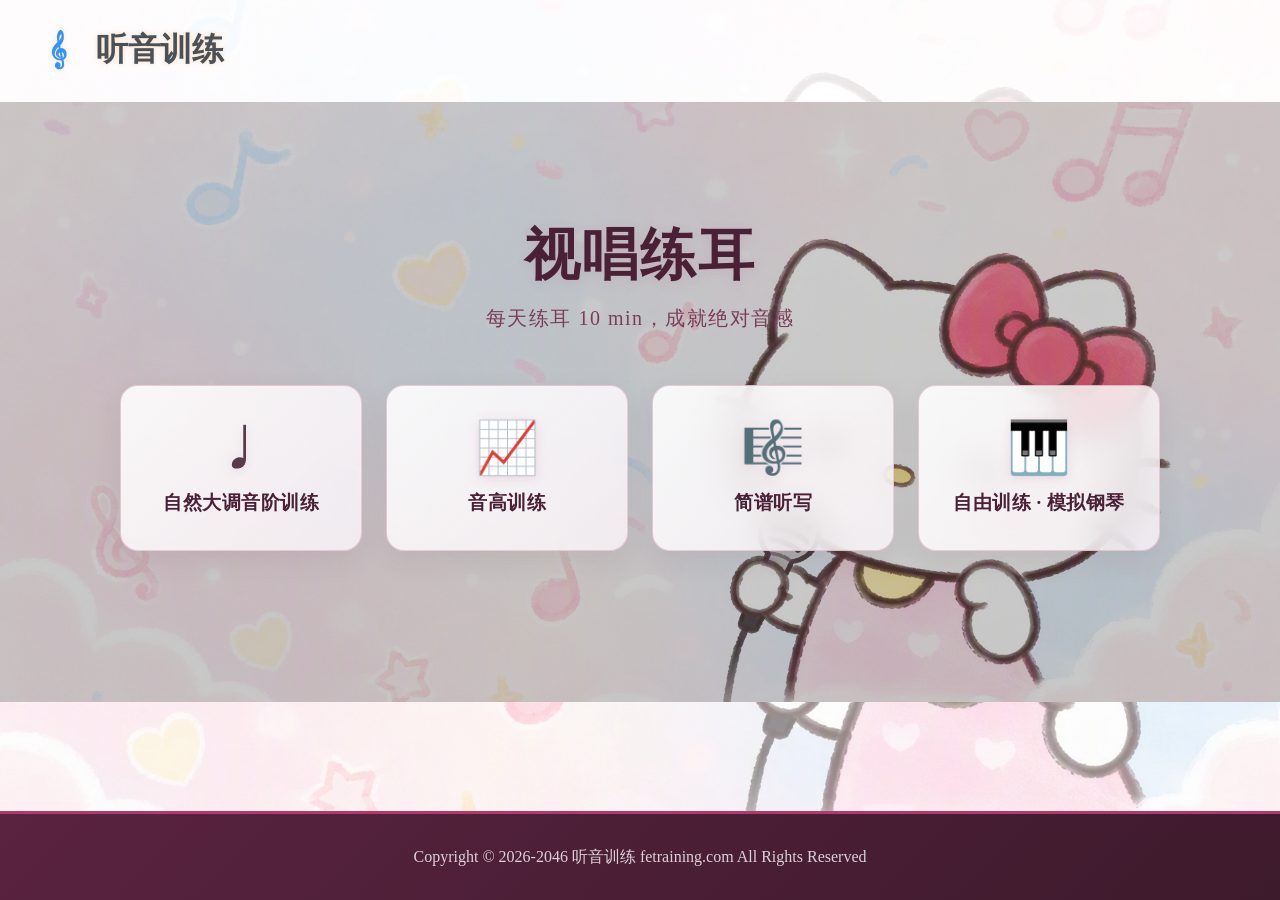
<file: docs/index.html>
<!DOCTYPE html>
<html lang="zh-CN">
<head>
    <meta charset="UTF-8">
    <meta name="viewport" content="width=device-width, initial-scale=1.0">
    <title>听音训练 - fetraining.com</title>
    <link href="static/vendor/bootstrap/css/bootstrap.min.css" rel="stylesheet">
    <link rel="stylesheet" href="static/css/style.css">
</head>
<body>
    <!-- 导航栏 -->
    <nav class="navbar navbar-expand-lg navbar-custom">
        <div class="container navbar-container">
            <a class="navbar-brand" href="index.html">听音训练</a>
            <!-- 首页以卡片作为菜单，不再重复展示导航链接 -->
            <!-- 背景图：Kitty 唱歌插画 -->
        </div>
    </nav>

    <!-- 首页内容 -->
    <main>
        <section class="hero-section">
            <div class="container text-center">
                <h1 class="hero-title">视唱练耳</h1>
                <p class="hero-subtitle">每天练耳 10 min，成就绝对音感</p>

                <!-- 训练选项 -->
                <div class="training-options">
                    <a href="c_major_scale.html" class="training-option">
                        <div class="music-symbol">♩</div>
                        <h3>自然大调音阶训练</h3>
                    </a>
                    <a href="pitch_training.html" class="training-option">
                        <div class="music-symbol">📈</div>
                        <h3>音高训练</h3>
                    </a>
                    <a href="jianpu_training.html" class="training-option">
                        <div class="music-symbol">🎼</div>
                        <h3>简谱听写</h3>
                    </a>
                    <a href="piano_simulator.html" class="training-option">
                        <div class="music-symbol">🎹</div>
                        <h3>自由训练 · 模拟钢琴</h3>
                    </a>
                </div>
            </div>
        </section>
    </main>

    <!-- 底部栏 -->
    <footer class="footer">
        <div class="container text-center">
            <p>Copyright © 2026-2046 听音训练 fetraining.com All Rights Reserved</p>
        </div>
    </footer>

    <!-- JavaScript -->
    <script src="static/vendor/bootstrap/js/bootstrap.bundle.min.js"></script>
    <script>window.bootstrap || document.write('<script src="https://cdn.jsdelivr.net/npm/bootstrap@5.3.0/dist/js/bootstrap.bundle.min.js"><\/script>');</script>
    <script src="static/js/keymapping.js"></script>
    <script src="static/js/audio.js"></script>
    <script src="static/js/script.js"></script>
</body>
</html>
</file>
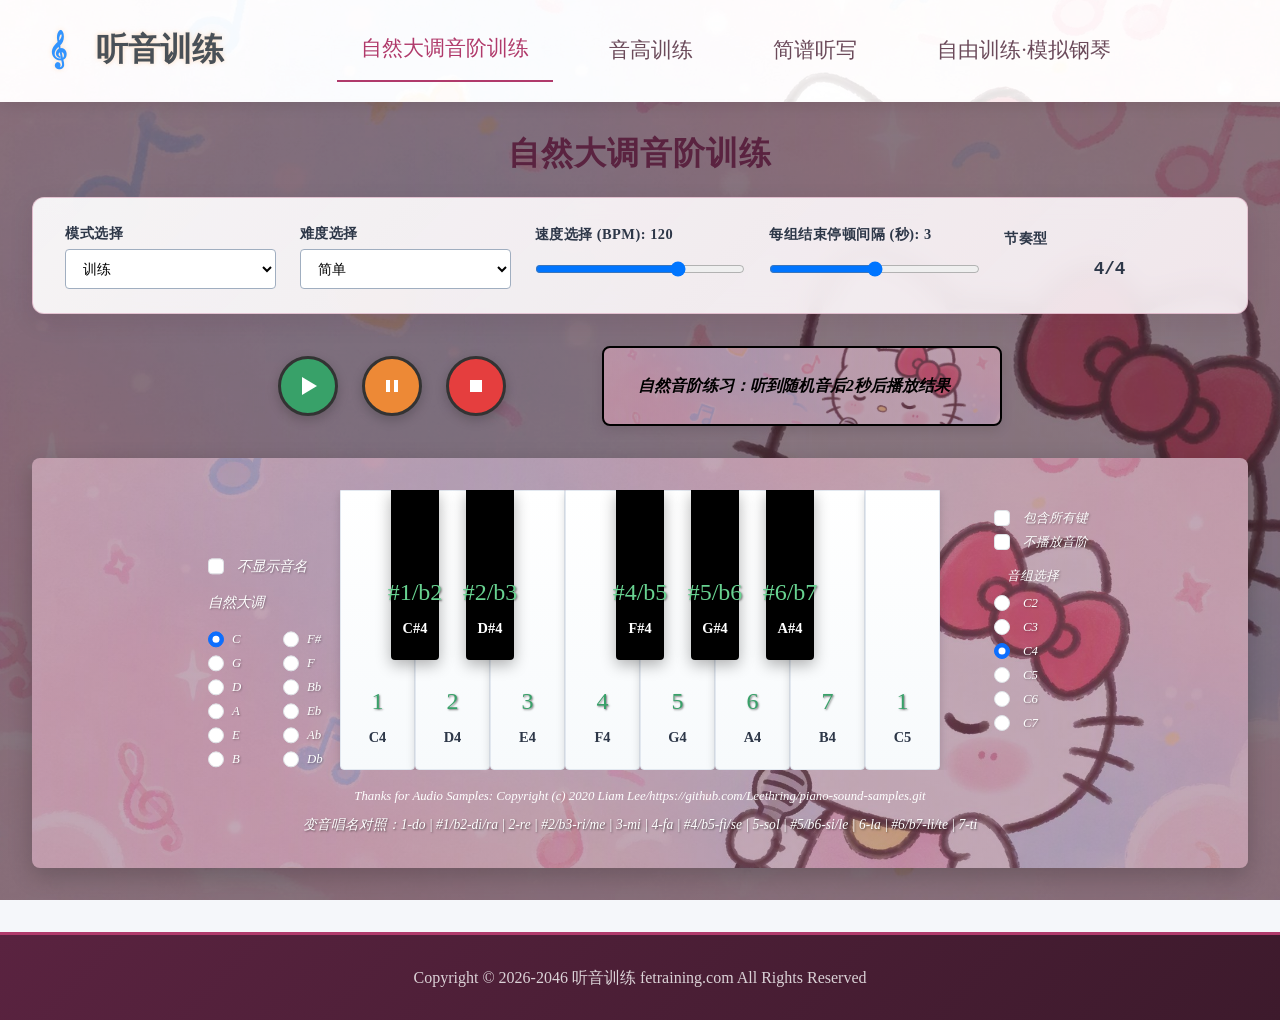
<file: docs/c_major_scale.html>
<!DOCTYPE html>
<html lang="zh-CN">
<head>
    <meta charset="UTF-8">
    <meta name="viewport" content="width=device-width, initial-scale=1.0">
    <title>C大调自然音阶练习 - 听音训练</title>
    <link href="static/vendor/bootstrap/css/bootstrap.min.css" rel="stylesheet">
    <link rel="stylesheet" href="static/css/style.css">
    <style>
        /* C大调自然音阶练习页面样式 - 学院风 */
        body {
            /* 添加页面背景图片 */
            background-image: linear-gradient(rgba(122, 63, 94, 0.45), rgba(122, 63, 94, 0.45)), url('static/images/kitty_bg.jpg');
            background-size: cover;
            background-position: center;
            background-repeat: no-repeat;
            background-attachment: fixed;
        }
        
        .c-major-scale-container {
            max-width: 1400px;
            margin: 0 auto;
            padding: 2rem;
            font-family: 'Georgia', 'Times New Roman', serif;
        }
        
        /* 标题样式 */
        .c-major-scale-container h2 {
            color: #5a2340;
            font-weight: 700;
            letter-spacing: 1px;
            margin-bottom: 1.2rem;
            text-align: center;
        }
        
        /* 控制面板样式 */
        .control-panel {
            background: linear-gradient(135deg, rgba(255, 255, 255, 0.92) 0%, rgba(255, 247, 251, 0.88) 100%);
            backdrop-filter: blur(10px);
            -webkit-backdrop-filter: blur(10px);
            padding: 1.5rem 2rem;
            border-radius: 12px;
            box-shadow: 0 8px 24px rgba(60, 20, 40, 0.10);
            margin-bottom: 2rem;
            display: flex;
            justify-content: space-between;
            align-items: center;
            gap: 1.5rem;
            border: 1px solid rgba(176, 58, 107, 0.25);
        }
        
        /* 控制面板文字颜色 */
        .control-panel label {
            color: #5a3a4a;
            font-weight: 600;
        }
        
        .control-panel select,
        .control-panel input {
            background: rgba(255, 255, 255, 0.9);
        }
        
        .control-group {
            display: flex;
            flex-direction: column;
            gap: 0.3rem;
            flex: 1;
            min-width: 120px;
        }
        
        .control-group label {
            font-weight: bold;
            color: #2d3748;
            font-size: 0.9rem;
            text-transform: uppercase;
            letter-spacing: 0.5px;
        }
        
        .control-group select,
        .control-group input {
            padding: 0.6rem 0.8rem;
            border: 1px solid #a0aec0;
            border-radius: 4px;
            font-size: 0.9rem;
            background: white;
            transition: all 0.2s ease;
            font-family: inherit;
        }
        
        .control-group select:focus,
        .control-group input:focus {
            outline: none;
            border-color: #4299e1;
            box-shadow: 0 0 0 2px rgba(66,153,225,0.2);
        }
        
        /* 节奏型显示 */
        .rhythm-display {
            text-align: center;
            font-size: 1.1rem;
            font-weight: bold;
            color: #2d3748;
            padding: 0;
            border: none;
            border-radius: 0;
            background: transparent;
            font-family: 'Courier New', monospace;
            min-width: 80px;
        }
        
        /* 钢琴键盘样式 */
        .piano-container {
            /* 背景图：Kitty 唱歌插画（叠加柔光保证白字可读） */
            background-image: linear-gradient(rgba(122, 63, 94, 0.45), rgba(122, 63, 94, 0.45)), url('static/images/kitty_bg.jpg');
            background-size: cover;
            background-position: center;
            background-repeat: no-repeat;
            padding: 2rem;
            border-radius: 8px;
            box-shadow: 0 8px 24px rgba(0,0,0,0.2);
            margin-bottom: 2rem;
            overflow-x: auto;
            /* 移除边框，增加透明度效果 */
            border: none;
            /* 确保容器本身透明，不影响背景图片 */
            background-color: transparent;
            /* 相对定位，为照片署名提供定位基准 */
            position: relative;
        }
        
        /* 钢琴背景图片署名样式 */
        .piano-photo-credit {
            position: absolute;
            top: 1rem;
            right: 1rem;
            /* 移除背景色块 */
            background: transparent;
            /* 字体改成白色 */
            color: white;
            padding: 0.3rem 0.8rem;
            border-radius: 4px;
            font-size: 0.8rem;
            font-style: italic;
            z-index: 10;
            /* 移除背景模糊效果 */
            backdrop-filter: none;
        }
        
        /* 音频采样版权信息 */
        .audio-samples-credit {
            text-align: center;
            color: white;
            font-size: 0.8rem;
            font-style: italic;
            margin-top: 1rem;
            padding: 0;
            background: transparent;
            box-shadow: none;
        }
        
        /* 页面背景图片署名样式 */
        .page-photo-credit {
            position: absolute;
            top: 8rem;
            right: 1rem;
            /* 移除背景色块 */
            background: transparent;
            /* 字体改成黑色 */
            color: black;
            padding: 0.3rem 0.8rem;
            border-radius: 4px;
            font-size: 0.8rem;
            font-style: italic;
            z-index: 100;
        }
        
        /* 为body添加变暗遮罩，使背景图片不那么亮 */
        body::before {
            content: '';
            position: fixed;
            top: 0;
            left: 0;
            width: 100%;
            height: 100%;
            background: rgba(0, 0, 0, 0.3);
            z-index: -1;
            pointer-events: none;
        }
        
        /* 调整钢琴键盘样式，使其更好地融入背景 */
        .key {
            border: none;
            box-shadow: 0 2px 8px rgba(0,0,0,0.2);
        }
        
        .key.white {
            background: linear-gradient(180deg, rgba(255,255,255,0.9) 0%, rgba(247,250,252,0.8) 100%);
            box-shadow: 0 2px 10px rgba(0,0,0,0.15);
        }
        
        .key.black {
            background: linear-gradient(180deg, rgba(45,55,72,0.95) 0%, rgba(26,32,44,0.9) 100%);
            box-shadow: 0 4px 12px rgba(0,0,0,0.3);
        }
        
        .piano-keyboard {
            display: flex;
            justify-content: center;
            position: relative;
            /* 移除深色背景，使钢琴键盘透明，显示容器背景图片 */
            background: transparent;
            padding: 0;
            border-radius: 0;
            box-shadow: none;
            margin: 0;
            border: none;
        }
        
        /* 钢琴设置选项区域 */
        .piano-options {
            position: absolute;
            top: 3rem;
            right: 10rem;
            /* 移除背景和边框 */
            background: transparent;
            padding: 0;
            border-radius: 0;
            box-shadow: none;
            border: none;
            z-index: 10;
            /* 左对齐文字 */
            text-align: left;
        }
        
        /* 复选框样式 */
        .piano-options .form-check {
            margin: 0;
            display: flex;
            flex-direction: row;
            align-items: center;
            justify-content: flex-start;
            /* 重置所有默认边距 */
            padding: 0;
            /* 确保容器高度一致 */
            height: 18px;
        }
        
        .piano-options .form-check-label {
            font-weight: normal;
            color: white;
            font-size: 0.8rem;
            margin-left: 0.8rem;
            margin-right: 0;
            margin-top: 0;
            margin-bottom: 0;
            /* 确保文字清晰显示 */
            text-shadow: 1px 1px 2px rgba(0, 0, 0, 0.5);
            /* 确保文字垂直居中 */
            line-height: 18px;
            height: 18px;
            /* 与上方署名字体保持一致 */
            font-style: italic;
        }
        
        /* 调整容器高度 */
        .piano-options .form-check {
            height: 18px;
        }
        
        .piano-options .form-check-input {
            /* 移除transform缩放，使用原始大小确保对齐 */
            transform: none;
            /* 确保复选框清晰可见 */
            accent-color: white;
            /* 重置默认边距 */
            margin: 0;
            /* 调整垂直对齐 */
            vertical-align: middle;
            /* 确保复选框高度一致 */
            height: 16px;
            width: 16px;
        }
        
        /* 琴键样式 */
        .key {
            height: 280px;
            border: none;
            cursor: pointer;
            position: relative;
            z-index: 1;
            transition: all 0.1s ease;
            display: flex;
            align-items: flex-end;
            justify-content: center;
            padding-bottom: 20px;
            font-weight: bold;
            font-size: 0.9rem;
            font-family: inherit;
        }
        
        .key.white {
            width: 75px;
            background: linear-gradient(180deg, #ffffff 0%, #f7fafc 100%);
            z-index: 1;
            color: #2d3748;
            border: 1px solid #e2e8f0;
            border-radius: 0 0 4px 4px;
            box-shadow: 0 3px 10px rgba(0,0,0,0.15);
        }
        
        .key.black {
            width: 48px;
            height: 170px;
            background: #000000;
            margin: 0 -24px;
            z-index: 2;
            color: white;
            border-radius: 0 0 4px 4px;
            box-shadow: 0 5px 15px rgba(0,0,0,0.3);
        }
        
        /* 琴键高亮效果 */
        .key.highlight {
            transform: translateY(-2px);
            box-shadow: 0 6px 15px rgba(66,153,225,0.4);
        }
        
        .key.white.highlight {
            background: linear-gradient(180deg, #ebf8ff 0%, #bee3f8 100%);
        }
        
        .key.black.highlight {
            background: linear-gradient(180deg, #4299e1 0%, #3182ce 100%);
        }
        
        /* 结果高亮 - 绿色 */
        .key.result-highlight {
            transform: translateY(-2px);
            box-shadow: 0 6px 15px rgba(48,105,89,0.4);
        }
        
        .key.white.result-highlight {
            background: linear-gradient(180deg, #f0fff4 0%, #c6f6d5 100%);
        }
        
        .key.black.result-highlight {
            background: linear-gradient(180deg, #38a169 0%, #2f855a 100%);
        }
        
        /* 错误按键高亮 - 红色对比 */
        .key.error-highlight {
            transform: translateY(-2px);
            box-shadow: 0 6px 15px rgba(229, 62, 62, 0.45);
        }
        
        .key.white.error-highlight {
            background: linear-gradient(180deg, #fff5f5 0%, #fed7d7 100%);
            border-color: #feb2b2;
        }
        
        .key.black.error-highlight {
            background: linear-gradient(180deg, #e53e3e 0%, #c53030 100%);
        }
        
        /* 结果显示区域 */
        .result-area {
            /* 添加背景图片 */
            background-image: linear-gradient(rgba(122, 63, 94, 0.5), rgba(122, 63, 94, 0.5)), url('static/images/kitty_bg.jpg');
            background-size: cover;
            background-position: center;
            background-repeat: no-repeat;
            padding: 1rem 2rem;
            border-radius: 8px;
            box-shadow: 0 4px 12px rgba(0,0,0,0.1);
            text-align: center;
            /* 固定高度和宽度，确保完全稳定 */
            height: 80px;
            width: 400px;
            display: flex;
            flex-direction: row;
            justify-content: center;
            align-items: center;
            gap: 1rem;
            border: 2px solid black;
            margin-right: 0;
            flex-shrink: 0;
        }
        
        .result-text {
            font-size: 1rem;
            font-weight: bold;
            color: black;
            margin-bottom: 0;
            font-style: italic;
        }
        
        .result-note {
            font-size: 2rem;
            font-weight: bold;
            color: #e53e3e;
            font-family: 'Courier New', monospace;
        }
        
        /* 控制和结果区域容器 */
        .control-result-container {
            display: flex;
            justify-content: center;
            align-items: center;
            margin-bottom: 2rem;
            height: 80px;
            gap: 6rem;
        }
        
        /* 控制按钮 */
        .control-buttons {
            display: flex;
            gap: 1.5rem;
            justify-content: flex-start;
            margin-left: 0;
        }
        
        /* 复古CD风格按钮 */
        .retro-btn {
            width: 60px;
            height: 60px;
            border-radius: 50%;
            border: 3px solid #333;
            font-weight: bold;
            transition: all 0.2s ease;
            box-shadow: 0 4px 12px rgba(0,0,0,0.2);
            font-family: inherit;
            display: flex;
            align-items: center;
            justify-content: center;
            position: relative;
            cursor: pointer;
        }
        
        /* 开始按钮 - 播放图标 */
        .play-btn {
            background: #38a169;
            color: white;
        }
        
        /* 停止按钮 - 停止图标 */
        .stop-btn {
            background: #e53e3e;
            color: white;
        }
        
        /* 播放图标 */
        .play-btn::before {
            content: '';
            position: absolute;
            width: 0;
            height: 0;
            border-top: 9px solid transparent;
            border-bottom: 9px solid transparent;
            border-left: 15px solid white;
            left: 38%;
        }
        
        /* 停止图标 */
        .stop-btn::before {
            content: '';
            position: absolute;
            width: 12px;
            height: 12px;
            background: white;
        }
        
        /* 暂停按钮 */
        .pause-btn {
            background: #ed8936;
            color: white;
        }
        
        /* 暂停图标 */
        .pause-btn::before {
            content: '';
            position: absolute;
            width: 12px;
            height: 12px;
            border-left: 4px solid white;
            border-right: 4px solid white;
        }
        
        /* 按钮悬停效果 */
        .retro-btn:hover {
            transform: translateY(-2px);
            box-shadow: 0 6px 16px rgba(0,0,0,0.3);
        }
        
        /* 按钮按下效果 */
        .retro-btn:active {
            transform: translateY(0);
            box-shadow: 0 2px 8px rgba(0,0,0,0.2);
        }
        
        /* 响应式设计 */
        @media (max-width: 1200px) {
            .control-panel {
                flex-wrap: wrap;
                justify-content: center;
            }
            
            .control-group {
                min-width: 150px;
            }
        }
        
        @media (max-width: 768px) {
            .control-panel {
                flex-direction: column;
                align-items: stretch;
            }
            
            .control-group {
                width: 100%;
            }
            
            .key {
                height: 220px;
            }
            
            .key.white {
                width: 60px;
            }
            
            .key.black {
                width: 36px;
                height: 130px;
                margin: 0 -18px;
            }
        }
        
        /* 自然大调音阶选项 */
        .major-scale-options {
            position: absolute;
            top: 50%;
            left: 11rem;
            transform: translateY(-50%);
            width: 100px;
            z-index: 10;
        }
        
        .major-scale-title {
            color: white;
            text-shadow: 1px 1px 2px rgba(0,0,0,0.3);
            font-size: 0.9rem;
            font-weight: normal;
            margin-bottom: 1rem;
            text-align: left;
            margin-left: 0rem;
            font-style: italic;
        }
        
        .major-scale-columns {
            display: flex;
            gap: 0;
        }
        
        .major-scale-column {
            flex: 1;
            padding: 0;
            margin: 0;
        }
        
        .major-scale-column .form-check {
            margin-bottom: 0.5rem;
            display: flex;
            flex-direction: row;
            align-items: center;
            justify-content: flex-start;
            height: 18px;
            padding: 0;
            margin: 0;
        }
        
        .major-scale-column .form-check-label {
            color: white;
            text-shadow: 1px 1px 2px rgba(0,0,0,0.3);
            font-size: 0.8rem;
            margin-left: 0.5rem;
            margin-right: 0;
            margin-top: 0;
            margin-bottom: 0;
            line-height: 18px;
            height: 18px;
            font-style: italic;
        }
        
        .major-scale-column .form-check-input {
            transform: none;
            accent-color: white;
            margin: 0;
            vertical-align: middle;
            height: 16px;
            width: 16px;
        }
        
        /* 钢琴设置选项 */
        .piano-options {
            position: absolute;
            top: 3rem;
            right: 10rem;
            background: transparent;
            padding: 0;
            border-radius: 0;
            box-shadow: none;
            border: none;
            z-index: 10;
            text-align: left;
        }
        
        /* 钢琴设置选项文字颜色 */
        .piano-options label {
            color: white;
            text-shadow: 1px 1px 2px rgba(0,0,0,0.3);
        }
        
        .piano-options .form-check-label {
            color: white;
            text-shadow: 1px 1px 2px rgba(0,0,0,0.3);
        }
        
        /* 钢琴键盘容器 */
        .piano-container {
            /* 背景图：Kitty 唱歌插画（叠加柔光保证白字可读） */
            background-image: linear-gradient(rgba(122, 63, 94, 0.45), rgba(122, 63, 94, 0.45)), url('static/images/kitty_bg.jpg');
            background-size: cover;
            background-position: center;
            background-repeat: no-repeat;
            padding: 2rem;
            border-radius: 8px;
            box-shadow: 0 8px 24px rgba(0,0,0,0.2);
            margin-bottom: 2rem;
            overflow-x: auto;
            /* 移除边框，增加透明度效果 */
            border: none;
            /* 确保容器本身透明，不影响背景图片 */
            background-color: transparent;
            /* 相对定位，为照片署名提供定位基准 */
            position: relative;
        }
        
        /* 钢琴键盘 */
        .piano-keyboard {
            display: flex;
            justify-content: center;
            position: relative;
            /* 移除深色背景，使钢琴键盘透明，显示容器背景图片 */
            background: transparent;
            padding: 0;
            border-radius: 0;
            box-shadow: none;
            margin: 0;
            border: none;
        }
    </style>
</head>
<body>
    <!-- 导航栏 -->
    <nav class="navbar navbar-expand-lg navbar-custom">
        <div class="container navbar-container">
            <a class="navbar-brand" href="index.html">听音训练</a>
            <div class="navbar-nav mx-auto">
                <a class="nav-link active" href="c_major_scale.html">自然大调音阶训练</a>
                <a class="nav-link" href="pitch_training.html">音高训练</a>
                <a class="nav-link" href="jianpu_training.html">简谱听写</a>
                <a class="nav-link" href="piano_simulator.html">自由训练·模拟钢琴</a>
            </div>
            <!-- 背景图：Kitty 唱歌插画 -->
        </div>
    </nav>

    <!-- 页面内容 -->
    <main>
        <section class="c-major-scale-container">
            <h2 class="text-center mb-4">自然大调音阶训练</h2>
            
            <!-- 第一层：控制面板 -->
            <div class="control-panel">
                <div class="control-group">
                    <label for="mode">模式选择</label>
                    <select id="mode">
                        <option value="training">训练</option>
                        <option value="exam">考试</option>
                    </select>
                </div>
                
                <div class="control-group">
                    <label for="difficulty">难度选择</label>
                    <select id="difficulty">
                        <option value="easy">简单</option>
                        <option value="intermediate">进阶</option>
                        <option value="hard">困难</option>
                    </select>
                </div>
                
                <div class="control-group">
                    <label for="speed">速度选择 (BPM): <span id="speed-value">120</span></label>
                    <input type="range" id="speed" min="40" max="150" value="120" step="1">
                </div>
                
                <div class="control-group">
                    <label for="pause">每组结束停顿间隔 (秒): <span id="pause-value">3</span></label>
                    <input type="range" id="pause" min="1" max="5" value="3" step="0.5">
                </div>
                
                <div class="control-group rhythm-group">
                    <label>节奏型</label>
                    <div class="rhythm-display">4/4</div>
                </div>
            </div>
            
            <!-- 控制和结果区域 -->
            <div class="control-result-container">
                <!-- 控制按钮 -->
                <div class="control-buttons">
                    <button class="retro-btn play-btn" id="start-btn" title="开始"></button>
                    <button class="retro-btn pause-btn" id="pause-btn" disabled title="暂停"></button>
                    <button class="retro-btn stop-btn" id="stop-btn" disabled title="停止"></button>
                </div>
                
                <!-- 结果显示区域 -->
                <div class="result-area" id="result-area">
                    <div class="result-text">自然音阶练习：听到随机音后2秒后播放结果</div>
                    <div class="result-note" id="result-note"></div>
                </div>
            </div>
            
            <!-- 第二层：钢琴键盘 -->
            <div class="piano-container">
                <!-- 钢琴背景图片署名 -->
                
                
                <!-- 自然大调音阶选项 -->
                <div class="major-scale-options" style="width: 150px;">
                    <div class="form-check mb-3" style="display: flex; flex-direction: row; align-items: center; justify-content: flex-start; height: 18px; padding: 0; margin: 0;">
                        <input class="form-check-input" type="checkbox" id="hide-note-names" style="transform: none; accent-color: white; margin: 0; vertical-align: middle; height: 16px; width: 16px;">
                        <label class="form-check-label" for="hide-note-names" style="color: white; text-shadow: 1px 1px 2px rgba(0, 0, 0, 0.3); font-size: 0.9rem; font-style: italic; margin-left: 0.8rem; margin-right: 0; margin-top: 0; margin-bottom: 0; line-height: 18px; height: 18px; white-space: nowrap;">
                            不显示音名
                        </label>
                    </div>
                    <h4 class="major-scale-title">自然大调</h4>
                    <div class="major-scale-columns">
                        <div class="major-scale-column">
                            <div class="form-check">
                                <input class="form-check-input" type="radio" name="major-scale" id="scale-c" value="C" checked>
                                <label class="form-check-label" for="scale-c">C</label>
                            </div>
                            <div class="form-check">
                                <input class="form-check-input" type="radio" name="major-scale" id="scale-g" value="G">
                                <label class="form-check-label" for="scale-g">G</label>
                            </div>
                            <div class="form-check">
                                <input class="form-check-input" type="radio" name="major-scale" id="scale-d" value="D">
                                <label class="form-check-label" for="scale-d">D</label>
                            </div>
                            <div class="form-check">
                                <input class="form-check-input" type="radio" name="major-scale" id="scale-a" value="A">
                                <label class="form-check-label" for="scale-a">A</label>
                            </div>
                            <div class="form-check">
                                <input class="form-check-input" type="radio" name="major-scale" id="scale-e" value="E">
                                <label class="form-check-label" for="scale-e">E</label>
                            </div>
                            <div class="form-check">
                                <input class="form-check-input" type="radio" name="major-scale" id="scale-b" value="B">
                                <label class="form-check-label" for="scale-b">B</label>
                            </div>
                        </div>
                        <div class="major-scale-column">
                            <div class="form-check">
                                <input class="form-check-input" type="radio" name="major-scale" id="scale-fs" value="F#">
                                <label class="form-check-label" for="scale-fs">F#</label>
                            </div>
                            <div class="form-check">
                                <input class="form-check-input" type="radio" name="major-scale" id="scale-f" value="F">
                                <label class="form-check-label" for="scale-f">F</label>
                            </div>
                            <div class="form-check">
                                <input class="form-check-input" type="radio" name="major-scale" id="scale-bb" value="Bb">
                                <label class="form-check-label" for="scale-bb">Bb</label>
                            </div>
                            <div class="form-check">
                                <input class="form-check-input" type="radio" name="major-scale" id="scale-eb" value="Eb">
                                <label class="form-check-label" for="scale-eb">Eb</label>
                            </div>
                            <div class="form-check">
                                <input class="form-check-input" type="radio" name="major-scale" id="scale-ab" value="Ab">
                                <label class="form-check-label" for="scale-ab">Ab</label>
                            </div>
                            <div class="form-check">
                                <input class="form-check-input" type="radio" name="major-scale" id="scale-db" value="Db">
                                <label class="form-check-label" for="scale-db">Db</label>
                            </div>
                        </div>
                    </div>
                </div>
                
                <!-- 钢琴设置选项 -->
                <div class="piano-options">
                    <div class="form-check">
                        <input class="form-check-input" type="checkbox" id="include-black-keys">
                        <label class="form-check-label" for="include-black-keys">
                            包含所有键
                        </label>
                    </div>
                    <div class="form-check">
                        <input class="form-check-input" type="checkbox" id="skip-scale">
                        <label class="form-check-label" for="skip-scale">
                            不播放音阶
                        </label>
                    </div>
                    <div class="mt-2">
                        <label class="form-check-label">音组选择</label>
                        <div class="mt-1">
                            <div class="form-check">
                                <input class="form-check-input" type="radio" name="octave-group" id="octave-c2" value="2">
                                <label class="form-check-label" for="octave-c2">C2</label>
                            </div>
                            <div class="form-check">
                                <input class="form-check-input" type="radio" name="octave-group" id="octave-c3" value="3">
                                <label class="form-check-label" for="octave-c3">C3</label>
                            </div>
                            <div class="form-check">
                                <input class="form-check-input" type="radio" name="octave-group" id="octave-c4" value="4" checked>
                                <label class="form-check-label" for="octave-c4">C4</label>
                            </div>
                            <div class="form-check">
                                <input class="form-check-input" type="radio" name="octave-group" id="octave-c5" value="5">
                                <label class="form-check-label" for="octave-c5">C5</label>
                            </div>
                            <div class="form-check">
                                <input class="form-check-input" type="radio" name="octave-group" id="octave-c6" value="6">
                                <label class="form-check-label" for="octave-c6">C6</label>
                            </div>
                            <div class="form-check">
                                <input class="form-check-input" type="radio" name="octave-group" id="octave-c7" value="7">
                                <label class="form-check-label" for="octave-c7">C7</label>
                            </div>
                        </div>
                    </div>
                </div>
                
                <div class="piano-keyboard" id="piano-keyboard">
                    <!-- 钢琴键盘将通过JavaScript生成 -->
                </div>
                
                <!-- 音频采样版权信息 -->
                <div class="audio-samples-credit">
                    Thanks for Audio Samples: Copyright (c) 2020 Liam Lee/https://github.com/Leethring/piano-sound-samples.git
                </div>
                
                <!-- 简谱变音与半音阶唱名对照表（与乐理第七课完全对齐） -->
                <div class="solfege-reference" style="text-align: center; color: white; font-size: 0.85rem; margin-top: 0.5rem; font-style: italic; text-shadow: 1px 1px 2px rgba(0,0,0,0.5);">
                    变音唱名对照：1-do | #1/b2-di/ra | 2-re | #2/b3-ri/me | 3-mi | 4-fa | #4/b5-fi/se | 5-sol | #5/b6-si/le | 6-la | #6/b7-li/te | 7-ti
                </div>
            </div>
        </section>
    </main>

    <!-- 底部栏 -->
    <footer class="footer">
        <div class="container text-center">
            <p>Copyright © 2026-2046 听音训练 fetraining.com All Rights Reserved</p>
        </div>
    </footer>

    <!-- 页面背景图片署名 -->
    

    <!-- JavaScript -->
    <script src="static/vendor/bootstrap/js/bootstrap.bundle.min.js"></script>
    <script>window.bootstrap || document.write('<script src="https://cdn.jsdelivr.net/npm/bootstrap@5.3.0/dist/js/bootstrap.bundle.min.js"><\/script>');</script>
    <script src="static/js/keymapping.js"></script>
    <script src="static/js/audio.js"></script>
    <script src="static/js/script.js"></script>
    <script>
        // C大调自然音阶练习页面逻辑
        document.addEventListener('DOMContentLoaded', function() {
            initCMajorScalePractice();
        });
    </script>
</body>
</html>
</file>
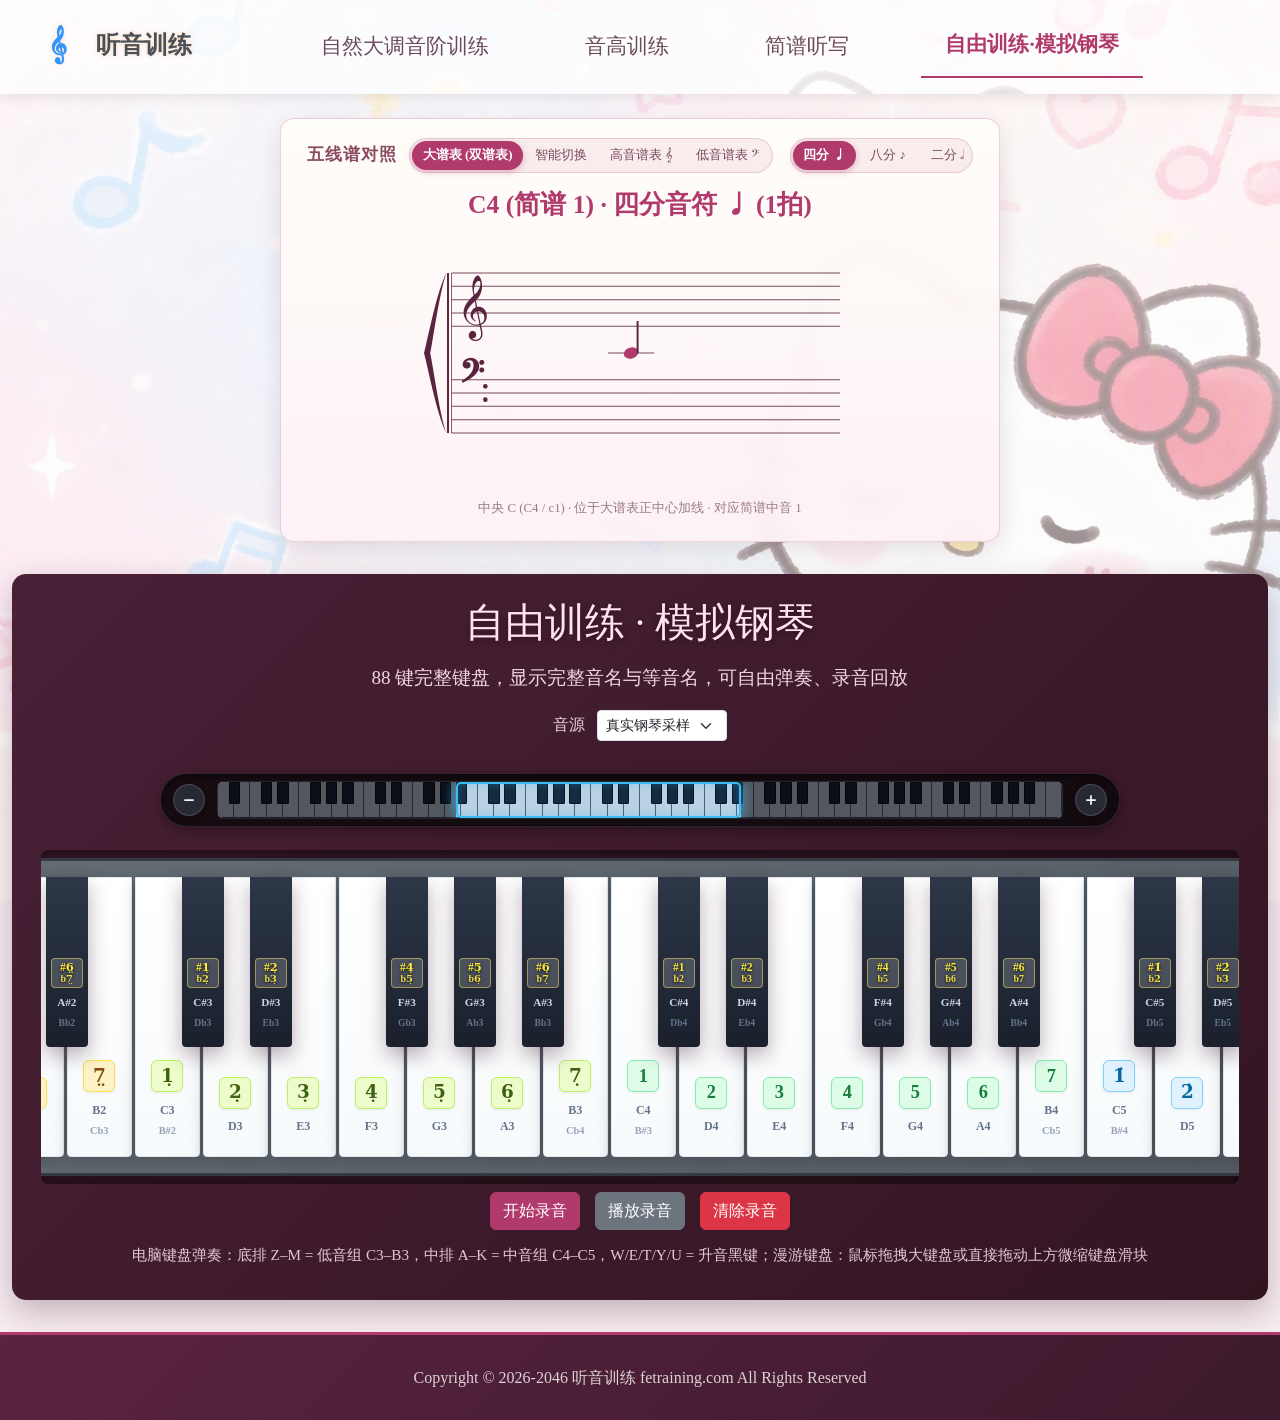
<file: docs/piano_simulator.html>
<!DOCTYPE html>
<html lang="zh-CN">
<head>
    <meta charset="UTF-8">
    <meta name="viewport" content="width=device-width, initial-scale=1.0">
    <title>模拟钢琴 - 听音训练</title>
    <link href="static/vendor/bootstrap/css/bootstrap.min.css" rel="stylesheet">
    <link rel="stylesheet" href="static/css/style.css">
    <style>
        /* 模拟钢琴页面样式 */
        body {
            /* 页面背景：Kitty 唱歌插画 + 白色柔光，与全站统一 */
            background-image:
                linear-gradient(rgba(255, 255, 255, 0.55), rgba(255, 255, 255, 0.45)),
                url('static/images/kitty_bg.jpg');
            background-size: cover;
            background-position: center;
            background-repeat: no-repeat;
            background-attachment: fixed;
            background-color: #f7edf2;
            font-family: 'Georgia', 'Times New Roman', serif;
        }
        
        .navbar-custom {
            /* 导航栏同样使用 Kitty 柔光背景，与全站统一 */
            background-image: linear-gradient(rgba(255, 255, 255, 0.55), rgba(255, 255, 255, 0.55)), url('static/images/kitty_bg.jpg');
            background-size: cover;
            background-position: center 20%;
            background-repeat: no-repeat;
            background-color: rgba(255, 255, 255, 0.7);
        }
        
        .navbar-brand {
            color: #5a3a4a;
            font-weight: bold;
            font-size: 1.5rem;
        }
        
        .nav-link {
            color: #6b4a5a;
            margin: 0 0.5rem;
        }
        
        .nav-link:hover {
            color: #b03a6b;
        }
        
        .nav-link.active {
            color: #b03a6b;
            font-weight: bold;
        }
        
        .container {
            max-width: 1400px;
        }
        
        .piano-container {
            /* 深酒红渐变底，与玫瑰主题呼应 */
            background: linear-gradient(135deg, #4a2036 0%, #331522 100%);
            border-radius: 14px;
            box-shadow: 0 12px 32px rgba(60, 20, 40, 0.28);
            padding: 1.6rem 1.8rem 2rem;
            margin: 2rem auto;
            max-width: 100%;
            /* 容器自身固定居中，不产生滚动，由内部 piano-viewport 独立滚动 */
            overflow: visible;
        }
        
        /* 独立钢琴键盘可视窗口（只滚动琴键，其他区域固定不动） */
        .piano-viewport {
            width: 100%;
            overflow-x: auto;
            scrollbar-width: none;
            position: relative;
            border-radius: 8px;
            background: rgba(0, 0, 0, 0.25);
            box-shadow: inset 0 2px 10px rgba(0, 0, 0, 0.45);
            padding: 0.5rem 0;
        }
        
        .piano-viewport::-webkit-scrollbar {
            display: none;
        }
        
        /* ===== 顶部 88 键微型键盘缩略图导航（Minimap Navigation） ===== */
        .piano-minimap-bar {
            display: flex;
            align-items: center;
            justify-content: center;
            gap: 0.75rem;
            max-width: 960px;
            width: 100%;
            margin: 0 auto 1.4rem;
            padding: 0.45rem 0.75rem;
            background: rgba(15, 10, 14, 0.85);
            border-radius: 30px;
            box-shadow: inset 0 2px 6px rgba(0, 0, 0, 0.6), 0 4px 14px rgba(0, 0, 0, 0.35);
            border: 1px solid rgba(255, 255, 255, 0.1);
        }
        
        .minimap-nav-btn {
            width: 32px;
            height: 32px;
            border-radius: 50%;
            background: #272a33;
            color: #f1f5f9;
            border: 1px solid rgba(255, 255, 255, 0.16);
            display: flex;
            align-items: center;
            justify-content: center;
            cursor: pointer;
            transition: all 0.15s ease;
            box-shadow: 0 2px 6px rgba(0, 0, 0, 0.35);
            flex-shrink: 0;
            padding: 0;
        }
        
        .minimap-nav-btn:hover {
            background: #3b4252;
            color: #38bdf8;
            transform: scale(1.08);
            border-color: #38bdf8;
        }
        
        .minimap-nav-btn:active {
            transform: scale(0.95);
        }
        
        .minimap-track {
            position: relative;
            flex: 1;
            height: 38px;
            background: #11141b;
            border-radius: 6px;
            overflow: hidden;
            cursor: pointer;
            user-select: none;
            -webkit-user-select: none;
            box-shadow: inset 0 1px 4px rgba(0, 0, 0, 0.85);
            border: 1px solid rgba(255, 255, 255, 0.08);
        }
        
        .minimap-keyboard {
            position: absolute;
            top: 0;
            left: 0;
            width: 100%;
            height: 100%;
            pointer-events: none;
        }
        
        /* 缩略键盘白键与黑键 */
        .mini-key {
            position: absolute;
            top: 0;
            box-sizing: border-box;
        }
        
        .mini-key.white {
            height: 100%;
            background: #cbd5e1;
            border-right: 1px solid #475569;
            border-bottom: 1px solid #334155;
            z-index: 1;
        }
        
        .mini-key.black {
            height: 60%;
            background: #0f172a;
            border: 1px solid #000;
            border-radius: 0 0 1px 1px;
            z-index: 2;
        }
        
        /* 视窗外暗化半透明遮罩 */
        .minimap-mask-left, .minimap-mask-right {
            position: absolute;
            top: 0;
            bottom: 0;
            background: rgba(10, 10, 15, 0.62);
            pointer-events: none;
            z-index: 3;
            transition: opacity 0.1s ease;
        }
        
        .minimap-mask-left { left: 0; }
        .minimap-mask-right { right: 0; }
        
        /* 蓝色发光视窗框（Viewport Finder） */
        .minimap-viewport {
            position: absolute;
            top: 0;
            height: 100%;
            border: 2.5px solid #38bdf8;
            border-radius: 5px;
            box-shadow: 0 0 14px rgba(56, 189, 248, 0.85), inset 0 0 10px rgba(56, 189, 248, 0.28);
            background: rgba(56, 189, 248, 0.12);
            cursor: grab;
            z-index: 10;
            box-sizing: border-box;
            transition: border-color 0.15s ease;
        }
        
        .minimap-viewport:hover {
            border-color: #7dd3fc;
            box-shadow: 0 0 18px rgba(125, 211, 252, 0.95), inset 0 0 12px rgba(125, 211, 252, 0.35);
        }
        
        .minimap-viewport.dragging {
            cursor: grabbing;
            border-color: #bae6fd;
        }
        
        .piano-keyboard {
            display: flex;
            position: relative;
            padding: 1rem 0;
            /* 宽度随内容收缩后居中，避免 overflow 居中裁剪导致左侧琴键无法拖到 */
            width: max-content;
            margin: 0 auto;
            cursor: grab;
            user-select: none;
            -webkit-user-select: none;
        }
        
        .piano-keyboard.dragging {
            cursor: grabbing;
        }
        
        .piano-header {
            text-align: center;
            margin-bottom: 2rem;
        }
        
        .piano-header h1 {
            color: #ffe3ee;
            font-size: 2.5rem;
            margin-bottom: 1rem;
            text-shadow: 0 2px 6px rgba(0, 0, 0, 0.35);
        }
        
        .piano-header p {
            color: rgba(255, 231, 240, 0.92);
            font-size: 1.2rem;
        }
        
        .piano-controls {
            text-align: center;
            margin-top: 0.5rem;
        }
        
        .piano-controls .btn {
            margin: 0 0.35rem;
        }
        
        .piano-tip {
            color: rgba(255, 231, 240, 0.85);
            text-align: center;
            font-size: 0.95rem;
            margin: 0.85rem 0 0;
        }
        
        /* 钢琴键样式 */
        .key {
            cursor: pointer;
            position: relative;
            display: flex;
            flex-direction: column;
            align-items: center;
            justify-content: flex-end;
            padding-bottom: 1rem;
            font-weight: bold;
            font-family: inherit;
            transition: all 0.1s ease;
            border-radius: 0 0 4px 4px;
        }
        
        /* 按下高亮效果（自弹奏反馈） */
        .key.active {
            transform: translateY(2px);
            filter: brightness(0.8);
        }
        
        .key.white {
            width: 70px;
            height: 300px;
            background: linear-gradient(180deg, #ffffff 0%, #f7fafc 100%);
            color: #2d3748;
            border: 1px solid #e2e8f0;
            margin-right: 4px;
            z-index: 1;
        }
        
        .key.black {
            width: 45px;
            height: 180px;
            background: linear-gradient(180deg, #2d3748 0%, #1a202c 100%);
            color: white;
            margin: 0 -22.5px;
            z-index: 2;
        }
        
        .key:hover {
            transform: translateY(-2px);
        }
        
        .key:active {
            transform: translateY(0);
        }
        
        .key.white:active {
            background: linear-gradient(180deg, #ebf8ff 0%, #bee3f8 100%);
        }
        
        .key.black:active {
            background: linear-gradient(180deg, #4299e1 0%, #3182ce 100%);
        }
        
        /* 音名显示样式 */
        .note-name {
            font-size: 0.75rem;
            margin-bottom: 0.2rem;
            color: #64748b;
            font-weight: 600;
        }
        
        .key.black .note-name {
            font-size: 0.7rem;
            color: #cbd5e1;
            margin-bottom: 0.25rem;
        }
        
        .enharmonic-name {
            font-size: 0.65rem;
            color: #94a3b8;
        }
        
        .key.black .enharmonic-name {
            font-size: 0.6rem;
            color: #64748b;
        }
        
        /* ===== 白键简谱彩色唱名徽章（参考专业琴键标记） ===== */
        .jianpu-badge {
            display: inline-flex;
            align-items: center;
            justify-content: center;
            width: 32px;
            height: 32px;
            border-radius: 6px;
            font-size: 1.15rem;
            font-weight: 700;
            line-height: 1;
            margin-bottom: 0.55rem;
            box-shadow: 0 1px 3px rgba(0, 0, 0, 0.08);
            user-select: none;
            position: relative;
        }
        
        /* 黑键简谱变音记号徽章（#1/b2, #2/b3, #4/b5, #5/b6, #6/b7，与乐理第七课教材完全对齐） */
        .badge-black {
            background: rgba(255, 255, 255, 0.18);
            border: 1px solid rgba(255, 220, 100, 0.5);
            color: #ffeb3b;
            font-size: 0.72rem;
            line-height: 1.1;
            padding: 2px 4px;
            width: auto;
            min-width: 32px;
            height: auto;
            border-radius: 4px;
            margin-bottom: 0.35rem;
            text-shadow: 0 1px 3px rgba(0, 0, 0, 0.9);
            display: inline-flex;
            flex-direction: column;
            align-items: center;
            justify-content: center;
        }

        /* 中音区（C4 组）：淡薄荷绿 */
        .badge-c4 {
            background-color: #dcfce7;
            border: 1.5px solid #86efac;
            color: #15803d;
        }
        
        /* 高音区（C5 组）：淡天蓝 */
        .badge-c5 {
            background-color: #e0f2fe;
            border: 1.5px solid #7dd3fc;
            color: #0369a1;
        }
        
        /* 倍高音区（C6 组）：淡粉紫 */
        .badge-c6 {
            background-color: #f3e8ff;
            border: 1.5px solid #d8b4fe;
            color: #7e22ce;
        }
        
        /* 低音区（C3 组）：淡黄绿 */
        .badge-c3 {
            background-color: #ecfccb;
            border: 1.5px solid #bef264;
            color: #3f6212;
        }
        
        /* 倍低音区（C2 组及以下）：淡米黄 */
        .badge-low {
            background-color: #fef3c7;
            border: 1.5px solid #fde047;
            color: #854d0e;
        }
        
        /* 超高音区（C7 组及以上）：淡玫瑰粉 */
        .badge-high {
            background-color: #ffe4e6;
            border: 1.5px solid #fecdd3;
            color: #be123c;
        }
        
        /* 响应式设计 */
        @media (max-width: 1400px) {
            .key.white {
                width: 65px;
                height: 280px;
                margin-right: 3px;
            }
            
            .key.black {
                width: 42px;
                height: 170px;
                margin: 0 -21px;
            }
        }
        
        @media (max-width: 1200px) {
            .key.white {
                width: 60px;
                height: 250px;
                margin-right: 3px;
            }
            
            .key.black {
                width: 38px;
                height: 150px;
                margin: 0 -19px;
            }
            
            .note-name {
                font-size: 0.8rem;
            }
            
            .enharmonic-name {
                font-size: 0.6rem;
            }
        }
        
        @media (max-width: 992px) {
            .key.white {
                width: 55px;
                height: 230px;
                margin-right: 2px;
            }
            
            .key.black {
                width: 35px;
                height: 140px;
                margin: 0 -17.5px;
            }
        }
        
        @media (max-width: 768px) {
            .key.white {
                width: 45px;
                height: 200px;
                margin-right: 2px;
            }
            
            .key.black {
                width: 30px;
                height: 120px;
                margin: 0 -15px;
            }
            
            .note-name {
                font-size: 0.7rem;
            }
            
            .enharmonic-name {
                font-size: 0.5rem;
            }
            
            .piano-header h1 {
                font-size: 2rem;
            }
            
            .piano-header p {
                font-size: 1rem;
            }
        }
        
        @media (max-width: 576px) {
            .key.white {
                width: 40px;
                height: 180px;
                margin-right: 1px;
            }
            
            .key.black {
                width: 25px;
                height: 110px;
                margin: 0 -12.5px;
            }
            
            .note-name {
                font-size: 0.6rem;
            }
            
            .enharmonic-name {
                font-size: 0.4rem;
            }
            
            .piano-header h1 {
                font-size: 1.8rem;
            }
        }
        
        /* ===== 五线谱实时对照（置于钢琴上方，居中精致呈现） ===== */
        .staff-panel {
            background: linear-gradient(180deg, rgba(255, 253, 248, 0.95) 0%, rgba(253, 241, 246, 0.95) 100%);
            border-radius: 14px;
            box-shadow: 0 8px 24px rgba(60, 20, 40, 0.12), inset 0 1px 0 rgba(255, 255, 255, 0.8);
            border: 1px solid rgba(176, 58, 107, 0.22);
            padding: 1.2rem 1.6rem 1.4rem;
            margin: 1.5rem auto 1.8rem;
            max-width: 720px;
            width: 100%;
            text-align: center;
            backdrop-filter: blur(8px);
            -webkit-backdrop-filter: blur(8px);
        }
        
        .staff-header-row {
            display: flex;
            align-items: center;
            justify-content: space-between;
            flex-wrap: wrap;
            gap: 0.8rem;
            margin-bottom: 0.8rem;
        }
        
        .staff-panel .staff-title {
            color: #8a4a62;
            font-weight: 600;
            font-size: 1.05rem;
            letter-spacing: 1px;
            margin: 0;
        }
        
        /* 谱号模式与时值模式切换按钮组 */
        .clef-mode-selector,
        .duration-mode-selector {
            display: inline-flex;
            background: rgba(176, 58, 107, 0.08);
            border-radius: 20px;
            padding: 2px;
            border: 1px solid rgba(176, 58, 107, 0.2);
            gap: 2px;
        }
        
        .clef-btn {
            border: none;
            background: transparent;
            padding: 0.25rem 0.65rem;
            border-radius: 16px;
            font-size: 0.8rem;
            color: #7a4a5e;
            cursor: pointer;
            transition: all 0.15s ease;
            user-select: none;
        }
        
        .clef-btn:hover {
            color: #b03a6b;
            background: rgba(176, 58, 107, 0.06);
        }
        
        .clef-btn.active {
            background: #b03a6b;
            color: #fff;
            box-shadow: 0 2px 6px rgba(176, 58, 107, 0.35);
            font-weight: 600;
        }
        
        .staff-wrap {
            position: relative;
            display: inline-block;
            max-width: 100%;
            overflow-x: auto;
            padding-bottom: 0.5rem;
        }
        
        #staff-svg {
            max-width: 100%;
            height: auto;
            display: block;
            margin: 0 auto;
        }
        
        .staff-note-name {
            font-size: 1.6rem;
            font-weight: 700;
            color: #b03a6b;
            margin-bottom: 0.4rem;
            font-family: 'Georgia', serif;
        }
        
        .staff-caption {
            font-size: 0.8rem;
            color: #9a7a88;
            margin-top: 0.6rem;
        }
        
        .staff-wrap::-webkit-scrollbar {
            height: 7px;
        }
        
        .staff-wrap::-webkit-scrollbar-thumb {
            background: rgba(176, 58, 107, 0.3);
            border-radius: 4px;
        }
        
        .staff-wrap::-webkit-scrollbar-track {
            background: rgba(176, 58, 107, 0.06);
        }
    </style>
</head>
<body>
    <!-- 导航栏 -->
    <nav class="navbar navbar-expand-lg navbar-custom">
        <div class="container navbar-container">
            <a class="navbar-brand" href="index.html">听音训练</a>
            <div class="navbar-nav mx-auto">
                <a class="nav-link" href="c_major_scale.html">自然大调音阶训练</a>
                <a class="nav-link" href="pitch_training.html">音高训练</a>
                <a class="nav-link" href="jianpu_training.html">简谱听写</a>
                <a class="nav-link active" href="piano_simulator.html">自由训练·模拟钢琴</a>
            </div>
            <!-- 背景图：Kitty 唱歌插画 -->
        </div>
    </nav>

    <!-- 页面内容 -->
    <main>
        <div class="container">
            <!-- 五线谱实时对照（置于钢琴正上方） -->
            <div class="staff-panel">
                <div class="staff-header-row">
                    <div class="staff-title">五线谱对照</div>
                    <div class="clef-mode-selector" id="clef-mode-selector">
                        <button type="button" class="clef-btn active" data-mode="both" title="大谱表：高低双谱表同时显示（钢琴标准）">大谱表 (双谱表)</button>
                        <button type="button" class="clef-btn" data-mode="auto" title="智能自适应：中央C及以上高音谱表，以下低音谱表">智能切换</button>
                        <button type="button" class="clef-btn" data-mode="treble" title="只显示高音谱表 (G谱号)">高音谱表 𝄞</button>
                        <button type="button" class="clef-btn" data-mode="bass" title="只显示低音谱表 (F谱号)">低音谱表 𝄢</button>
                    </div>
                    <div class="duration-mode-selector" id="duration-mode-selector" style="display:inline-flex;gap:4px;margin-left:auto;">
                        <button type="button" class="clef-btn active" data-dur="quarter" title="四分音符：1 拍，实心符头">四分 ♩</button>
                        <button type="button" class="clef-btn" data-dur="eighth" title="八分音符：半拍，带飘逸符尾">八分 ♪</button>
                        <button type="button" class="clef-btn" data-dur="half" title="二分音符：2 拍，空心符头">二分 𝅗𝅥</button>
                    </div>
                </div>
                <div class="staff-note-name" id="staff-note-name">C4</div>
                <div class="staff-wrap" id="staff-wrap">
                    <svg id="staff-svg" width="460" height="240" viewBox="0 0 460 240" xmlns="http://www.w3.org/2000/svg" aria-label="五线谱对照图"></svg>
                </div>
                <div class="staff-caption" id="staff-caption">点击琴键或按键盘快捷键，实时显示对应音在五线谱上的位置</div>
            </div>

            <!-- 钢琴容器 -->
            <div class="piano-container">
                <div class="piano-header">
                    <h1>自由训练 · 模拟钢琴</h1>
                    <p>88 键完整键盘，显示完整音名与等音名，可自由弹奏、录音回放</p>
                    <div style="margin-top: 0.75rem;">
                        <label for="sim-audio-mode" style="color: rgba(255, 231, 240, 0.9); margin-right: 0.5rem;">音源</label>
                        <select id="sim-audio-mode" class="form-select form-select-sm" style="display: inline-block; width: auto;">
                            <option value="samples" selected>真实钢琴采样</option>
                            <option value="synthetic">合成音色</option>
                        </select>
                    </div>
                </div>
                
                <!-- 顶部 88 键微型键盘缩略图导航栏（Minimap Navigation） -->
                <div class="piano-minimap-bar">
                    <button class="minimap-nav-btn" id="minimap-prev" title="向左平移一个八度" aria-label="向左平移">
                        <svg width="14" height="14" viewBox="0 0 24 24" fill="none" stroke="currentColor" stroke-width="3" stroke-linecap="round"><line x1="5" y1="12" x2="19" y2="12"></line></svg>
                    </button>
                    <div class="minimap-track" id="minimap-track" title="拖动蓝色视窗或点击任意键位，快速平移大键盘">
                        <div class="minimap-keyboard" id="minimap-keyboard">
                            <!-- JS 自动生成 88 键缩略键盘 -->
                        </div>
                        <div class="minimap-mask-left" id="minimap-mask-left"></div>
                        <div class="minimap-viewport" id="minimap-viewport"></div>
                        <div class="minimap-mask-right" id="minimap-mask-right"></div>
                    </div>
                    <button class="minimap-nav-btn" id="minimap-next" title="向右平移一个八度" aria-label="向右平移">
                        <svg width="14" height="14" viewBox="0 0 24 24" fill="none" stroke="currentColor" stroke-width="3" stroke-linecap="round"><line x1="12" y1="5" x2="12" y2="19"></line><line x1="5" y1="12" x2="19" y2="12"></line></svg>
                    </button>
                </div>
                
                <!-- 独立钢琴可视视窗：横向滑动只发生在此处，页面其他元素完全固定 -->
                <div class="piano-viewport" id="piano-viewport">
                    <div class="piano-keyboard" id="piano-keyboard">
                        <!-- 钢琴键盘将通过JavaScript生成 -->
                    </div>
                </div>
                
                <div class="piano-controls">
                    <button class="btn btn-primary" id="record">开始录音</button>
                    <button class="btn btn-secondary" id="play-back">播放录音</button>
                    <button class="btn btn-danger" id="clear">清除录音</button>
                </div>
                <p class="piano-tip">
                    电脑键盘弹奏：底排 Z–M = 低音组 C3–B3，中排 A–K = 中音组 C4–C5，W/E/T/Y/U = 升音黑键；漫游键盘：鼠标拖拽大键盘或直接拖动上方微缩键盘滑块
                </p>
            </div>
        </div>
    </main>

    <!-- 底部栏 -->
    <footer class="footer">
        <div class="container text-center">
            <p>Copyright © 2026-2046 听音训练 fetraining.com All Rights Reserved</p>
        </div>
    </footer>

    <!-- JavaScript -->
    <script src="static/vendor/bootstrap/js/bootstrap.bundle.min.js"></script>
    <script>window.bootstrap || document.write('<script src="https://cdn.jsdelivr.net/npm/bootstrap@5.3.0/dist/js/bootstrap.bundle.min.js"><\/script>');</script>
    <script src="static/js/keymapping.js"></script>
    <script src="static/js/audio.js"></script>
    <script src="static/js/script.js"></script>
    <script>
        // 模拟钢琴页面逻辑
        document.addEventListener('DOMContentLoaded', function() {
            initPianoSimulator();
            enableKeyboardDrag();
            setupMinimapNavigation();
        });
        
        // ===== 顶部 88 键微型键盘缩略图导航（Minimap）双向联动 =====
        function setupMinimapNavigation() {
            const pianoViewport = document.getElementById('piano-viewport');
            const track = document.getElementById('minimap-track');
            const miniKeyboard = document.getElementById('minimap-keyboard');
            const viewport = document.getElementById('minimap-viewport');
            const maskLeft = document.getElementById('minimap-mask-left');
            const maskRight = document.getElementById('minimap-mask-right');
            const prevBtn = document.getElementById('minimap-prev');
            const nextBtn = document.getElementById('minimap-next');
            if (!pianoViewport || !track || !miniKeyboard || !viewport) return;

            // 1. 生成 88 键微缩琴键（严格依据国际科学音高 keyMapping，从 A0 到 C8，52 白键 + 36 黑键）
            miniKeyboard.innerHTML = '';
            const keyList = (window.keyMapping && window.keyMapping.length === 88) ? window.keyMapping : [];
            let whiteIndex = 0;
            const totalWhiteKeys = 52;

            keyList.forEach(function(item) {
                const isBlack = item.keyType === 'black';
                const k = document.createElement('div');
                k.className = `mini-key ${isBlack ? 'black' : 'white'}`;
                k.dataset.note = item.noteName;
                k.dataset.octave = item.octave;

                if (!isBlack) {
                    const leftPct = (whiteIndex / totalWhiteKeys) * 100;
                    const widthPct = (1 / totalWhiteKeys) * 100;
                    k.style.left = leftPct + '%';
                    k.style.width = widthPct + '%';
                    whiteIndex++;
                } else {
                    const leftPct = ((whiteIndex - 0.35) / totalWhiteKeys) * 100;
                    const widthPct = (0.7 / totalWhiteKeys) * 100;
                    k.style.left = leftPct + '%';
                    k.style.width = widthPct + '%';
                }
                miniKeyboard.appendChild(k);
            });

            // 2. 更新视窗滑块与左右半透明遮罩
            function updateMinimap() {
                const scrollWidth = pianoViewport.scrollWidth;
                const clientWidth = pianoViewport.clientWidth;
                const maxScroll = scrollWidth - clientWidth;
                if (maxScroll <= 0) {
                    viewport.style.left = '0%';
                    viewport.style.width = '100%';
                    if (maskLeft) maskLeft.style.width = '0%';
                    if (maskRight) maskRight.style.width = '0%';
                    return;
                }

                // 计算可视宽度占比（限制最小 8%，最大 90%）
                const viewRatio = Math.max(0.08, Math.min(0.9, clientWidth / scrollWidth));
                const viewWidthPct = viewRatio * 100;
                viewport.style.width = viewWidthPct + '%';

                const scrollRatio = Math.max(0, Math.min(1, pianoViewport.scrollLeft / maxScroll));
                const availablePct = 100 - viewWidthPct;
                const leftPct = scrollRatio * availablePct;

                viewport.style.left = leftPct + '%';
                if (maskLeft) maskLeft.style.width = leftPct + '%';
                if (maskRight) maskRight.style.width = Math.max(0, 100 - leftPct - viewWidthPct) + '%';
            }

            // 监听琴键视窗滚动（拖拽、触控板横滑、快捷键跟随）
            pianoViewport.addEventListener('scroll', updateMinimap, { passive: true });
            window.addEventListener('resize', updateMinimap);
            window.updateMinimapViewport = updateMinimap;

            // 3. 拖拽蓝色视窗滑块漫游全键盘
            let isDragging = false;
            let dragStartX = 0;
            let dragStartLeftPct = 0;

            viewport.addEventListener('pointerdown', function(e) {
                e.stopPropagation();
                isDragging = true;
                viewport.classList.add('dragging');
                dragStartX = e.clientX;
                dragStartLeftPct = parseFloat(viewport.style.left) || 0;
                viewport.setPointerCapture(e.pointerId);
            });

            viewport.addEventListener('pointermove', function(e) {
                if (!isDragging) return;
                const trackWidth = track.clientWidth;
                if (trackWidth <= 0) return;
                const dx = e.clientX - dragStartX;
                const dxPct = (dx / trackWidth) * 100;

                const viewRatio = Math.max(0.08, Math.min(0.9, pianoViewport.clientWidth / pianoViewport.scrollWidth));
                const availablePct = 100 - (viewRatio * 100);
                const newLeftPct = Math.max(0, Math.min(availablePct, dragStartLeftPct + dxPct));

                const scrollRatio = availablePct > 0 ? (newLeftPct / availablePct) : 0;
                const maxScroll = pianoViewport.scrollWidth - pianoViewport.clientWidth;
                pianoViewport.scrollLeft = scrollRatio * maxScroll;
                updateMinimap();
            });

            function endViewportDrag(e) {
                if (!isDragging) return;
                isDragging = false;
                viewport.classList.remove('dragging');
                try { viewport.releasePointerCapture(e.pointerId); } catch(err) {}
            }
            viewport.addEventListener('pointerup', endViewportDrag);
            viewport.addEventListener('pointercancel', endViewportDrag);

            // 4. 点击缩略键盘轨道任意位置快速跳转并居中
            track.addEventListener('click', function(e) {
                if (e.target === viewport || viewport.contains(e.target)) return;
                const rect = track.getBoundingClientRect();
                const clickRatio = Math.max(0, Math.min(1, (e.clientX - rect.left) / rect.width));
                const maxScroll = pianoViewport.scrollWidth - pianoViewport.clientWidth;
                const targetScroll = (clickRatio * pianoViewport.scrollWidth) - (pianoViewport.clientWidth / 2);
                pianoViewport.scrollTo({ left: Math.max(0, Math.min(maxScroll, targetScroll)), behavior: 'smooth' });
            });

            // 5. 左右八度平移按钮
            const stepDistance = 7 * 70; // 约一个八度
            if (prevBtn) {
                prevBtn.addEventListener('click', function() {
                    pianoViewport.scrollBy({ left: -stepDistance, behavior: 'smooth' });
                });
            }
            if (nextBtn) {
                nextBtn.addEventListener('click', function() {
                    pianoViewport.scrollBy({ left: stepDistance, behavior: 'smooth' });
                });
            }

            // 默认定位到中央 C4（多阶段校准，确保任何屏幕和字体渲染下 C4 都稳居正中间）
            window.centerC4 = function(smooth) {
                if (!pianoViewport) return;
                const c4 = pianoViewport.querySelector('.key[data-note="C"][data-octave="4"]');
                if (!c4 || pianoViewport.clientWidth <= 0) return;
                const target = c4.offsetLeft - (pianoViewport.clientWidth - c4.offsetWidth) / 2;
                if (smooth) {
                    pianoViewport.scrollTo({ left: Math.max(0, target), behavior: 'smooth' });
                } else {
                    pianoViewport.scrollLeft = Math.max(0, target);
                }
                updateMinimap();
            };

            // 首次初始化居中校准
            window.centerC4(false);
            setTimeout(function() { window.centerC4(false); }, 60);
            setTimeout(function() { window.centerC4(false); }, 250);
        }
        
        // 键盘快捷键弹奏时，若目标琴键在可视区外则平滑滚过去
        window.pianoFollowKey = function(keyEl) {
            const pianoViewport = document.getElementById('piano-viewport');
            if (!pianoViewport || !keyEl) return;
            const left = keyEl.offsetLeft;
            const right = left + keyEl.offsetWidth;
            if (left < pianoViewport.scrollLeft + 10 || right > pianoViewport.scrollLeft + pianoViewport.clientWidth - 10) {
                const target = keyEl.offsetLeft - (pianoViewport.clientWidth - keyEl.offsetWidth) / 2;
                pianoViewport.scrollTo({ left: Math.max(0, target), behavior: 'smooth' });
            }
        };
        
        // 按住鼠标左右拖动大键盘（触屏用原生滑动）
        function enableKeyboardDrag() {
            const scrollContainer = document.getElementById('piano-viewport');
            const keyboard = document.getElementById('piano-keyboard');
            if (!scrollContainer || !keyboard) return;
            
            let dragging = false;
            let moved = false;
            let startX = 0;
            let startScroll = 0;
            
            keyboard.addEventListener('pointerdown', function(e) {
                if (e.pointerType === 'touch') return; // 触屏走原生滚动
                dragging = true;
                moved = false;
                startX = e.clientX;
                startScroll = scrollContainer.scrollLeft;
            });
            
            window.addEventListener('pointermove', function(e) {
                if (!dragging) return;
                const dx = e.clientX - startX;
                if (Math.abs(dx) > 5) {
                    moved = true;
                    keyboard.classList.add('dragging');
                }
                if (moved) scrollContainer.scrollLeft = startScroll - dx;
            });
            
            window.addEventListener('pointerup', function() {
                dragging = false;
                keyboard.classList.remove('dragging');
            });
            
            // 拖动结束后拦截误触发的琴键点击，避免拖动时误发声
            keyboard.addEventListener('click', function(e) {
                if (moved) {
                    e.stopPropagation();
                    e.preventDefault();
                    moved = false;
                }
            }, true);
        }
        
        // 初始化模拟钢琴
        function initPianoSimulator() {
            const pianoKeyboard = document.getElementById('piano-keyboard');
            if (!pianoKeyboard) return;
            
            // 生成88键钢琴键盘
            generateFullPianoKeyboard(pianoKeyboard);
            
            // 音源模式切换（原钢琴映射测试页功能，合并至此）
            const modeSelect = document.getElementById('sim-audio-mode');
            if (modeSelect) {
                modeSelect.addEventListener('change', function() {
                    audioSystem.setAudioMode(this.value === 'samples');
                });
            }
        }
        
        // 自然大调简谱唱名映射与八度高低音点符号转换（用于琴键彩色徽章）
        const JIANPU_DEGREE_MAP = { 'C': '1', 'D': '2', 'E': '3', 'F': '4', 'G': '5', 'A': '6', 'B': '7' };
        function getJianpuBadgeInfo(note, octave) {
            if (!JIANPU_DEGREE_MAP[note]) return null;
            const num = JIANPU_DEGREE_MAP[note];
            let symbol = num;
            let badgeClass = 'badge-c4';
            
            if (octave === 4) {
                symbol = num;
                badgeClass = 'badge-c4';
            } else if (octave === 5) {
                symbol = num + '\u0307'; // 组合单高音点 1̇
                badgeClass = 'badge-c5';
            } else if (octave === 6) {
                symbol = num + '\u0308'; // 组合双高音点 1̈
                badgeClass = 'badge-c6';
            } else if (octave >= 7) {
                symbol = num + '\u0307\u0308';
                badgeClass = 'badge-high';
            } else if (octave === 3) {
                symbol = num + '\u0323'; // 组合单低音点 1̣
                badgeClass = 'badge-c3';
            } else {
                symbol = num + '\u0324'; // 组合双低音点 1̤
                badgeClass = 'badge-low';
            }
            return { symbol, badgeClass };
        }

        // 黑键简谱升降变音记号映射（与乐理第七课完全对齐：C#=#1/b2, D#=#2/b3, F#=#4/b5, G#=#5/b6, A#=#6/b7）
        const BLACK_KEY_JIANPU_MAP = {
            'C#': { sharp: '1', flat: '2' },
            'D#': { sharp: '2', flat: '3' },
            'F#': { sharp: '4', flat: '5' },
            'G#': { sharp: '5', flat: '6' },
            'A#': { sharp: '6', flat: '7' }
        };

        function getBlackKeyBadgeInfo(note, octave) {
            const base = BLACK_KEY_JIANPU_MAP[note];
            if (!base) return null;
            let dot = '';
            if (octave === 5) dot = '\u0307';
            else if (octave >= 6) dot = '\u0308';
            else if (octave === 3) dot = '\u0323';
            else if (octave <= 2) dot = '\u0324';

            const sText = '#' + base.sharp + dot;
            const fText = 'b' + base.flat + dot;
            return { sText, fText };
        }

        // 生成完整的88键钢琴键盘
        function generateFullPianoKeyboard(container) {
            container.innerHTML = '';
            
            // 采用项目权威的 88 键标准映射（遵循国际科学音高记法 SPN：A0-B0 为 0 组，随后每个八度从 C 开始到 B 结束，C4-B4 为中央组）
            const keyList = (window.keyMapping && window.keyMapping.length === 88) ? window.keyMapping : [];
            
            keyList.forEach(function(item) {
                const note = item.noteName;
                const octave = item.octave;
                const isBlack = item.keyType === 'black';
                
                // 创建琴键元素
                const key = document.createElement('div');
                key.className = `key ${isBlack ? 'black' : 'white'}`;
                key.dataset.note = note;
                key.dataset.octave = octave;
                
                // 完整音名（如 C4、D4、A3、B3）
                const fullNote = item.scientific || (note + octave);
                
                // 获取等音名
                const enharmonicName = getEnharmonicName(note, octave);
                
                // 添加音名显示
                const noteNameElement = document.createElement('div');
                noteNameElement.className = 'note-name';
                noteNameElement.textContent = fullNote;
                
                const enharmonicElement = document.createElement('div');
                enharmonicElement.className = 'enharmonic-name';
                enharmonicElement.textContent = enharmonicName;
                
                // 白键与黑键均展示简谱唱名徽章（黑键展示教材标准升降双记号：#1/b2, #2/b3, #4/b5, #5/b6, #6/b7）
                if (isBlack) {
                    const blackInfo = getBlackKeyBadgeInfo(note, octave);
                    if (blackInfo) {
                        const badge = document.createElement('div');
                        badge.className = 'badge-black';
                        badge.innerHTML = `<span style="font-weight:700;">${blackInfo.sText}</span><span style="font-size:0.62rem;opacity:0.9;">${blackInfo.fText}</span>`;
                        badge.title = `升记号：${blackInfo.sText} (升高半音) | 降记号：${blackInfo.fText} (降低半音)`;
                        key.appendChild(badge);
                    }
                } else {
                    const badgeInfo = getJianpuBadgeInfo(note, octave);
                    if (badgeInfo) {
                        const badge = document.createElement('div');
                        badge.className = `jianpu-badge ${badgeInfo.badgeClass}`;
                        badge.textContent = badgeInfo.symbol;
                        key.appendChild(badge);
                    }
                }

                key.appendChild(noteNameElement);
                key.appendChild(enharmonicElement);
                
                // 添加点击事件
                key.addEventListener('click', function() {
                    const n = this.dataset.note;
                    const oct = parseInt(this.dataset.octave, 10);
                    // 按照当前选中的时值（四分1拍/八分0.5拍/二分2拍）调整发声时长
                    const durSec = currentNoteDuration === 'eighth' ? 0.38 : (currentNoteDuration === 'half' ? 1.5 : 0.8);
                    audioSystem.playNote(n, oct, durSec);
                    // 录音中则记录音符与相对时间
                    if (window.recordNoteIfRecording) recordNoteIfRecording(n, oct);
                    // 按下高亮
                    this.classList.add('active');
                    const el = this;
                    setTimeout(function() { el.classList.remove('active'); }, 150);
                    // 五线谱实时对照
                    if (window.drawStaff) drawStaff(n, oct);
                });
                
                // 添加到容器
                container.appendChild(key);
            });
        }
        
        // 获取等音名
        function getEnharmonicName(note, octave) {
            // 等音映射
            const enharmonicMap = {
                'C#': { name: 'Db', octaveAdjust: 0 },
                'D#': { name: 'Eb', octaveAdjust: 0 },
                'F#': { name: 'Gb', octaveAdjust: 0 },
                'G#': { name: 'Ab', octaveAdjust: 0 },
                'A#': { name: 'Bb', octaveAdjust: 0 },
                'B': { name: 'Cb', octaveAdjust: 1 },
                'C': { name: 'B#', octaveAdjust: -1 }
            };
            
            if (enharmonicMap[note]) {
                const { name, octaveAdjust } = enharmonicMap[note];
                return name + (octave + octaveAdjust);
            }
            
            return '';
        }
        
        // ===== 五线谱实时对照系统（大谱表 / 自适应 / 高音谱号 / 低音谱号 / 时值联动） =====
        let lastStaffNote = { note: 'C', octave: 4 };
        let currentClefMode = 'both'; // 默认大谱表双谱同时显示（钢琴标准）
        let currentNoteDuration = 'quarter'; // 默认四分音符 (1拍)

        // 初始化谱号选择器与时值选择器
        function initClefModeSelector() {
            const clefButtons = document.querySelectorAll('#clef-mode-selector .clef-btn');
            clefButtons.forEach(function(btn) {
                btn.addEventListener('click', function() {
                    clefButtons.forEach(function(b) { b.classList.remove('active'); });
                    this.classList.add('active');
                    currentClefMode = this.dataset.mode || 'both';
                    if (lastStaffNote) {
                        drawStaff(lastStaffNote.note, lastStaffNote.octave);
                    }
                });
            });

            const durButtons = document.querySelectorAll('#duration-mode-selector .clef-btn');
            durButtons.forEach(function(btn) {
                btn.addEventListener('click', function() {
                    durButtons.forEach(function(b) { b.classList.remove('active'); });
                    this.classList.add('active');
                    currentNoteDuration = this.dataset.dur || 'quarter';
                    if (lastStaffNote) {
                        drawStaff(lastStaffNote.note, lastStaffNote.octave);
                    }
                });
            });
        }

        // 自然音级绝对阶梯步长（以中央 C4 为 0，严格单调递增，1234567 必定一直往上走）
        function getAbsoluteDiatonicStep(note, octave) {
            const letter = note.replace(/[#b]/g, '');
            const letterSteps = { 'C': 0, 'D': 1, 'E': 2, 'F': 3, 'G': 4, 'A': 5, 'B': 6 };
            const s = letterSteps[letter] !== undefined ? letterSteps[letter] : 0;
            return s + (octave - 4) * 7; // C4 = 0, D4 = 1 ... C5 = 7; B3 = -1, C3 = -7 ...
        }

        // 统一绘制音符符头、符干与八分音符符尾（Flag）
        function drawNoteSymbol(el, noteX, noteY, stemUp, duration, rx, ry, stemLength) {
            // 1. 符头（二分音符空心，四分/八分音符实心）
            if (duration === 'half') {
                el('ellipse', {
                    cx: noteX, cy: noteY, rx: rx, ry: ry,
                    fill: '#fff', stroke: '#b03a6b', 'stroke-width': 2.4,
                    transform: 'rotate(-18 ' + noteX + ' ' + noteY + ')'
                });
            } else {
                el('ellipse', {
                    cx: noteX, cy: noteY, rx: rx, ry: ry,
                    fill: '#b03a6b',
                    transform: 'rotate(-18 ' + noteX + ' ' + noteY + ')'
                });
            }

            // 2. 符干
            const stemX = stemUp ? (noteX + rx - 1.2) : (noteX - rx + 1.2);
            const stemY2 = stemUp ? (noteY - stemLength) : (noteY + stemLength);
            el('line', { x1: stemX, y1: noteY, x2: stemX, y2: stemY2, stroke: '#5a2340', 'stroke-width': 2.2 });

            // 3. 八分音符符尾（Flag 符尾勾）
            if (duration === 'eighth') {
                if (stemUp) {
                    el('path', {
                        d: `M ${stemX} ${stemY2} C ${stemX + 8} ${stemY2 + 5} ${stemX + 17} ${stemY2 + 13} ${stemX + 14} ${stemY2 + 25} C ${stemX + 12} ${stemY2 + 17} ${stemX + 6} ${stemY2 + 9} ${stemX} ${stemY2 + 5} Z`,
                        fill: '#5a2340'
                    });
                } else {
                    el('path', {
                        d: `M ${stemX} ${stemY2} C ${stemX + 8} ${stemY2 - 5} ${stemX + 17} ${stemY2 - 13} ${stemX + 14} ${stemY2 - 25} C ${stemX + 12} ${stemY2 - 17} ${stemX + 6} ${stemY2 - 9} ${stemX} ${stemY2 - 5} Z`,
                        fill: '#5a2340'
                    });
                }
            }
        }

        function drawStaff(note, octave) {
            lastStaffNote = { note: note, octave: octave };
            const svg = document.getElementById('staff-svg');
            const nameEl = document.getElementById('staff-note-name');
            const captionEl = document.getElementById('staff-caption');
            if (!svg || !nameEl) return;

            const absStep = getAbsoluteDiatonicStep(note, octave);
            const NS = 'http://www.w3.org/2000/svg';
            function el(tag, attrs) {
                const node = document.createElementNS(NS, tag);
                for (const k in attrs) node.setAttribute(k, attrs[k]);
                svg.appendChild(node);
                return node;
            }

            svg.innerHTML = '';
            const noteX = 240;
            const ledgerHalf = 26;

            // 决定当前渲染模式
            let activeMode = currentClefMode;
            if (activeMode === 'auto') {
                activeMode = (absStep >= 0) ? 'treble' : 'bass';
            }

            if (activeMode === 'both') {
                // ==================== 1. 标准钢琴大谱表（Grand Staff，教材规范） ====================
                const W = 500, H = 270;
                svg.setAttribute('viewBox', '0 0 ' + W + ' ' + H);

                // 上半区高音谱表 5 条线（线距 15px）：y = 45(F5), 60(D5), 75(B4), 90(G4), 105(E4)
                const trebleLines = [45, 60, 75, 90, 105];
                // 下半区低音谱表 5 条线（线距 15px）：y = 165(A3), 180(F3), 195(D3), 210(B2), 225(G2)
                const bassLines = [165, 180, 195, 210, 225];
                // 中间保留宽阔留白（105 到 165 之间整整 60px），中央 C4 恰好坐落在大谱表正中央
                const c4CenterY = 135;
                const stepH = 7.5; // 每半线距 (一个自然音级) 7.5px

                // 左侧经典钢琴大谱表花括号（Brace）与连谱贯穿双线
                el('path', {
                    d: 'M 32 45 C 21 68 13 112 7 135 C 13 158 21 202 32 225 C 24 200 18 155 14 135 C 18 115 24 70 32 45 Z',
                    fill: '#5a2340'
                });
                el('line', { x1: 34, y1: 45, x2: 34, y2: 225, stroke: '#5a2340', 'stroke-width': 2.2 });
                el('line', { x1: 38, y1: 45, x2: 38, y2: 225, stroke: '#7a4a5e', 'stroke-width': 1.0 });

                // 绘制高音谱表 5 条线
                trebleLines.forEach(function(y) {
                    el('line', { x1: 38, y1: y, x2: W - 25, y2: y, stroke: '#7a4a5e', 'stroke-width': 1.2 });
                });
                // 绘制低音谱表 5 条线
                bassLines.forEach(function(y) {
                    el('line', { x1: 38, y1: y, x2: W - 25, y2: y, stroke: '#7a4a5e', 'stroke-width': 1.2 });
                });

                // 左侧高音谱号 𝄞（中心精确环绕第二线 y=90）
                el('text', { x: 44, y: 104, 'font-size': '62', fill: '#5a2340',
                             'font-family': 'Georgia, "Times New Roman", serif' }).textContent = '𝄞';

                // 左侧低音谱号 𝄢（第四线 y=180）
                el('text', { x: 46, y: 176, 'font-size': '44', fill: '#5a2340',
                             'font-family': 'Georgia, "Times New Roman", serif', 'font-weight': 'bold' }).textContent = '𝄢';
                // 两个圆点精确夹在第四线 y=180 两侧
                el('circle', { cx: 76, cy: 172.5, r: 2.6, fill: '#5a2340' });
                el('circle', { cx: 76, cy: 187.5, r: 2.6, fill: '#5a2340' });

                // 计算音符 Y 坐标
                let noteY;
                let stemUp = true;

                if (absStep === 0) {
                    // 中央 C4：位于大谱表正几何中心 (y=135)
                    noteY = c4CenterY;
                    stemUp = true;
                    // 中央加线
                    el('line', { x1: noteX - ledgerHalf, y1: c4CenterY, x2: noteX + ledgerHalf, y2: c4CenterY, stroke: '#7a4a5e', 'stroke-width': 1.3 });
                } else if (absStep > 0) {
                    // 高音区（归属高音谱表）：以第一线 E4 (y=105, step=2) 为基准逐级向上递减 Y
                    noteY = 105 - (absStep - 2) * stepH;
                    stemUp = (absStep < 6); // 第三线 B4(step 6) 以下符干向上，以上符干向下

                    // 高音谱表上加线（absStep >= 12，A5 及以上）
                    if (absStep >= 12 && (absStep % 2 === 0)) {
                        for (let s = 12; s <= absStep; s += 2) {
                            const ly = 105 - (s - 2) * stepH;
                            el('line', { x1: noteX - ledgerHalf, y1: ly, x2: noteX + ledgerHalf, y2: ly, stroke: '#7a4a5e', 'stroke-width': 1.2 });
                        }
                    }
                } else {
                    // 低音区（归属低音谱表）：以第五线 A3 (y=165, step=-2) 为基准逐级向下递增 Y
                    noteY = 165 - (absStep - (-2)) * stepH;
                    stemUp = (absStep < -6); // 第三线 D3(step -6) 以下符干向上，以上符干向下

                    // 低音谱表下加线（absStep <= -12，E2 及以下）
                    if (absStep <= -12 && (absStep % 2 === 0)) {
                        for (let s = -12; s >= absStep; s -= 2) {
                            const ly = 165 - (s - (-2)) * stepH;
                            el('line', { x1: noteX - ledgerHalf, y1: ly, x2: noteX + ledgerHalf, y2: ly, stroke: '#7a4a5e', 'stroke-width': 1.2 });
                        }
                    }
                }

                // 临时升降号
                if (note.includes('#')) {
                    el('text', { x: noteX - 26, y: noteY + 5, 'font-size': '22', fill: '#b03a6b', 'font-family': 'Georgia, serif' }).textContent = '♯';
                } else if (note.includes('b')) {
                    el('text', { x: noteX - 26, y: noteY + 5, 'font-size': '22', fill: '#b03a6b', 'font-family': 'Georgia, serif' }).textContent = '♭';
                }

                // 绘制符头、符干与符尾
                drawNoteSymbol(el, noteX, noteY, stemUp, currentNoteDuration, 8.5, 6.2, 36);

                if (captionEl) {
                    if (absStep === 0) {
                        captionEl.textContent = '中央 C (C4 / c1) · 位于大谱表正中心加线 · 对应简谱中音 1';
                    } else if (absStep === -1) {
                        captionEl.textContent = '小字组 B3 (位于 C4 紧邻左侧 · 低音谱表上加一间) · 对应简谱低音 7̣';
                    } else if (absStep === -2) {
                        captionEl.textContent = '小字组 A3 (位于 B3 紧邻左侧 · 低音谱表第五线) · 对应简谱低音 6̣';
                    } else if (absStep > 0) {
                        captionEl.textContent = `高音谱表 · 音级阶梯 +${absStep}`;
                    } else {
                        captionEl.textContent = `低音谱表 · 音级阶梯 ${absStep}`;
                    }
                }
            } else {
                // ==================== 2. 单谱表模式（高音谱表 / 低音谱表） ====================
                const W = 460, H = 200;
                svg.setAttribute('viewBox', '0 0 ' + W + ' ' + H);

                const staffTop = 60, staffBottom = 140, lineGap = 20, stepH = 10;
                const lines = [60, 80, 100, 120, 140];

                lines.forEach(function(y) {
                    el('line', { x1: 50, y1: y, x2: W - 30, y2: y, stroke: '#7a4a5e', 'stroke-width': 1.3 });
                });

                let noteY;
                const isTreble = (activeMode === 'treble');

                if (isTreble) {
                    // 高音谱表（𝄞）：下加一线为中央 C4（step 0），第一线为 E4（step 2）
                    const c4Y = staffBottom + lineGap; // y = 160
                    noteY = c4Y - absStep * stepH;

                    // 高音谱号 𝄞
                    el('text', { x: 30, y: staffBottom - 4, 'font-size': '72', fill: '#5a2340',
                                 'font-family': 'Georgia, "Times New Roman", serif' }).textContent = '𝄞';

                    // 下加线（step <= 0）
                    if (absStep <= 0 && (absStep % 2 === 0)) {
                        for (let s = 0; s >= absStep; s -= 2) {
                            const ly = c4Y - s * stepH;
                            el('line', { x1: noteX - ledgerHalf, y1: ly, x2: noteX + ledgerHalf, y2: ly, stroke: '#7a4a5e', 'stroke-width': 1.1 });
                        }
                    }
                    // 上加线（step >= 12，A5 及以上）
                    if (absStep >= 12 && (absStep % 2 === 0)) {
                        for (let s = 12; s <= absStep; s += 2) {
                            const ly = c4Y - s * stepH;
                            el('line', { x1: noteX - ledgerHalf, y1: ly, x2: noteX + ledgerHalf, y2: ly, stroke: '#7a4a5e', 'stroke-width': 1.1 });
                        }
                    }
                } else {
                    // 低音谱表（𝄢）：上加一线为中央 C4（step 0），第四线为 F3（step -4，两点夹住）
                    const c4Y = staffTop - lineGap; // y = 40
                    noteY = c4Y - absStep * stepH;

                    // 低音谱号 𝄢（第四线 y = 80）
                    el('text', { x: 30, y: 104, 'font-size': '52', fill: '#5a2340',
                                 'font-family': 'Georgia, "Times New Roman", serif', 'font-weight': 'bold' }).textContent = '𝄢';
                    el('circle', { cx: 68, cy: 80 - 10, r: 2.8, fill: '#5a2340' });
                    el('circle', { cx: 68, cy: 80 + 10, r: 2.8, fill: '#5a2340' });

                    // 上加线（step >= 0）
                    if (absStep >= 0 && (absStep % 2 === 0)) {
                        for (let s = 0; s <= absStep; s += 2) {
                            const ly = c4Y - s * stepH;
                            el('line', { x1: noteX - ledgerHalf, y1: ly, x2: noteX + ledgerHalf, y2: ly, stroke: '#7a4a5e', 'stroke-width': 1.1 });
                        }
                    }
                    // 下加线（step <= -12，E2 及以下）
                    if (absStep <= -12 && (absStep % 2 === 0)) {
                        for (let s = -12; s >= absStep; s -= 2) {
                            const ly = c4Y - s * stepH;
                            el('line', { x1: noteX - ledgerHalf, y1: ly, x2: noteX + ledgerHalf, y2: ly, stroke: '#7a4a5e', 'stroke-width': 1.1 });
                        }
                    }
                }

                // 临时升降记号
                if (note.includes('#')) {
                    el('text', { x: noteX - 30, y: noteY + 6, 'font-size': '24', fill: '#b03a6b', 'font-family': 'Georgia, serif' }).textContent = '♯';
                } else if (note.includes('b')) {
                    el('text', { x: noteX - 30, y: noteY + 6, 'font-size': '24', fill: '#b03a6b', 'font-family': 'Georgia, serif' }).textContent = '♭';
                }

                // 音符与符干
                const stemUp = isTreble ? (absStep < 6) : (absStep < -6);
                drawNoteSymbol(el, noteX, noteY, stemUp, currentNoteDuration, 10, 7.5, 44);

                if (captionEl) {
                    const clefTitle = isTreble ? '高音谱表 (G谱号)' : '低音谱表 (F谱号)';
                    captionEl.textContent = `${clefTitle} · 严格逐级攀升 (阶梯 ${absStep > 0 ? '+' : ''}${absStep})`;
                }
            }

            // 标题音名与唱名标注
            const jianpuInfo = getJianpuBadgeInfo(note, octave);
            const durNames = {
                'quarter': '四分音符 ♩ (1拍)',
                'eighth': '八分音符 ♪ (0.5拍 · 减时线)',
                'half': '二分音符 𝅗𝅥 (2拍 · 延音线)'
            };
            const jianpuSuffix = currentNoteDuration === 'eighth' ? '\u0332' : (currentNoteDuration === 'half' ? ' -' : '');
            const jianpuDisplay = jianpuInfo ? `${jianpuInfo.symbol}${jianpuSuffix}` : '';
            const badgeText = jianpuDisplay ? ` (简谱 ${jianpuDisplay})` : '';
            nameEl.textContent = `${note}${octave}${badgeText} · ${durNames[currentNoteDuration]}`;
        }

        // 全局挂载与初始化
        window.drawStaff = drawStaff;
        document.addEventListener('DOMContentLoaded', function() {
            initClefModeSelector();
            drawStaff('C', 4);
        });
    </script>
</body>
</html>
</file>
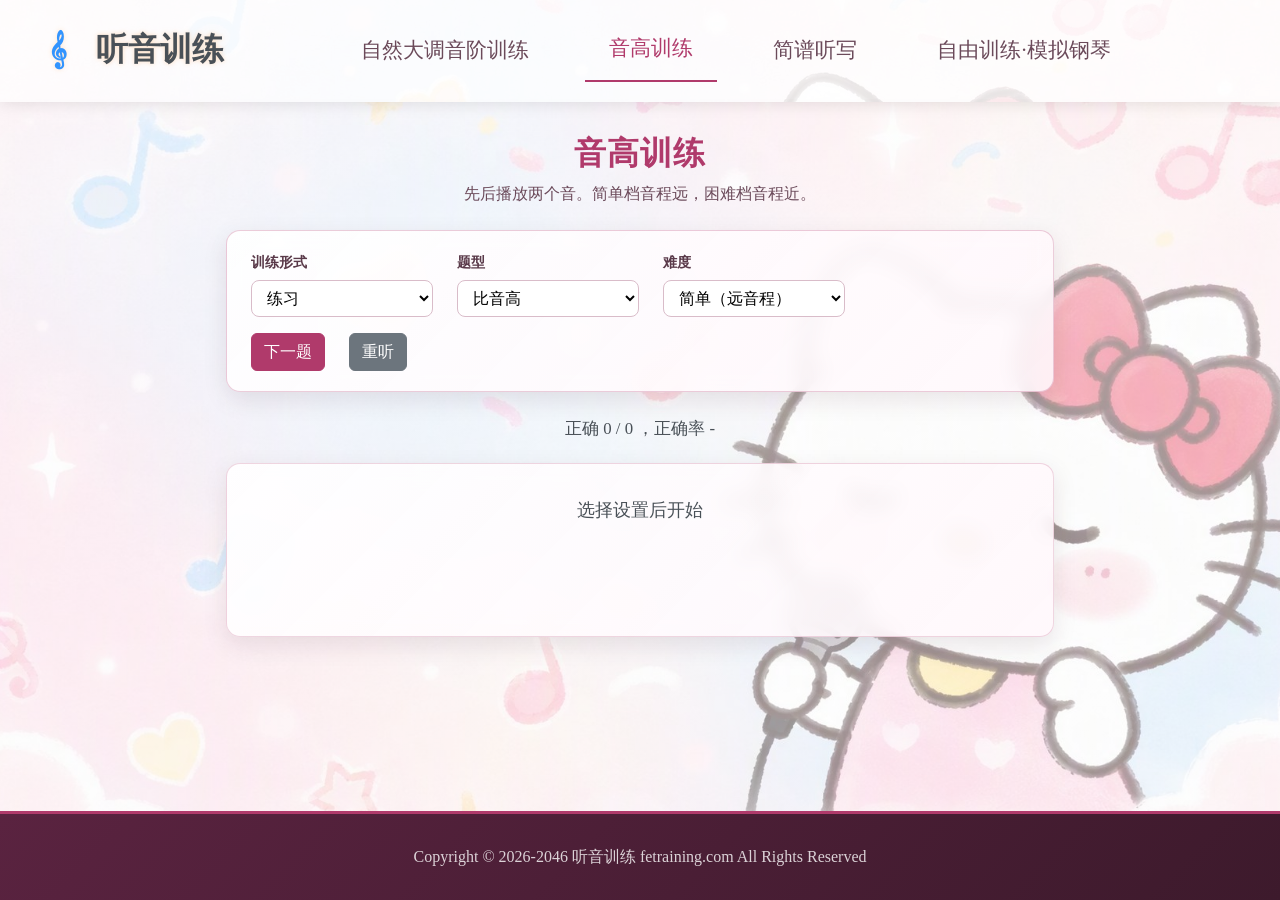
<file: docs/pitch_training.html>
<!DOCTYPE html>
<html lang="zh-CN">
<head>
    <meta charset="UTF-8">
    <meta name="viewport" content="width=device-width, initial-scale=1.0">
    <title>音高训练 - 听音训练</title>
    <link href="static/vendor/bootstrap/css/bootstrap.min.css" rel="stylesheet">
    <link rel="stylesheet" href="static/css/style.css">
    <style>
        /* 页面背景：Kitty 唱歌插画 + 白色柔光，与全站统一 */
        body {
            background-image:
                linear-gradient(rgba(255, 255, 255, 0.55), rgba(255, 255, 255, 0.45)),
                url('static/images/kitty_bg.jpg');
            background-size: cover;
            background-position: center;
            background-repeat: no-repeat;
            background-attachment: fixed;
            background-color: #f7edf2;
        }
        .pitch-page {
            max-width: 860px;
            margin: 0 auto;
            padding: 2rem 1rem 4rem;
        }
        .pitch-page h2 {
            margin-bottom: 0.5rem;
            color: #b03a6b;
            font-weight: 700;
            letter-spacing: 1px;
        }
        .pitch-hint {
            color: #6b4a5a;
            margin-bottom: 1.5rem;
        }
        .pitch-panel {
            background: linear-gradient(135deg, rgba(255,255,255,0.92) 0%, rgba(255,247,251,0.88) 100%);
            backdrop-filter: blur(10px);
            border: 1px solid rgba(176, 58, 107, 0.25);
            border-radius: 14px;
            box-shadow: 0 8px 24px rgba(60, 20, 40, 0.10);
            padding: 1.25rem 1.5rem;
            display: flex;
            flex-wrap: wrap;
            gap: 1rem 1.5rem;
            align-items: flex-end;
            margin-bottom: 1.5rem;
        }
        .pitch-panel .control-group {
            display: flex;
            flex-direction: column;
            gap: 0.35rem;
            min-width: 160px;
            flex: 1;
        }
        .pitch-panel label {
            font-weight: 600;
            font-size: 0.9rem;
            color: #5a3a4a;
        }
        .pitch-panel select {
            padding: 0.5rem 0.7rem;
            border: 1px solid #d9bcc9;
            border-radius: 8px;
            background: #fff;
        }
        .pitch-score {
            font-size: 1.05rem;
            margin-bottom: 1.25rem;
        }
        .pitch-stage {
            background: linear-gradient(135deg, rgba(255,255,255,0.92) 0%, rgba(255,247,251,0.88) 100%);
            backdrop-filter: blur(10px);
            border: 1px solid rgba(176, 58, 107, 0.2);
            border-radius: 14px;
            padding: 2rem 1.5rem;
            text-align: center;
            box-shadow: 0 8px 24px rgba(60, 20, 40, 0.10);
        }
        .pitch-status {
            min-height: 1.6rem;
            margin-bottom: 1.25rem;
            font-size: 1.1rem;
        }
        .pitch-status.ok { color: #198754; }
        .pitch-status.bad { color: #dc3545; }
        .pitch-actions,
        .pitch-answer-area {
            display: flex;
            flex-wrap: wrap;
            justify-content: center;
            gap: 0.75rem;
            margin-bottom: 1rem;
        }
        .pitch-choice-btn {
            min-width: 160px;
        }
        .pitch-fill-row {
            display: flex;
            flex-wrap: wrap;
            justify-content: center;
            gap: 1rem;
            margin-bottom: 1rem;
        }
        .pitch-fill-row input {
            width: 140px;
            text-align: center;
            padding: 0.5rem;
            border: 1px solid #a0aec0;
            border-radius: 4px;
        }
        .pitch-reveal {
            min-height: 1.5rem;
            font-size: 1.15rem;
            font-weight: 600;
            margin-top: 0.75rem;
        }
        .pitch-interval {
            color: #6c757d;
            font-size: 0.95rem;
            margin-top: 0.35rem;
        }
        .pitch-check {
            display: flex;
            align-items: center;
            gap: 0.4rem;
            min-width: 160px;
            padding-bottom: 0.35rem;
        }
        .pitch-check input {
            width: 1rem;
            height: 1rem;
        }
        .pitch-summary {
            text-align: left;
            max-width: 520px;
            margin: 1.25rem auto 0;
        }
        .pitch-summary li {
            margin-bottom: 0.5rem;
            display: flex;
            align-items: center;
            justify-content: space-between;
            gap: 0.75rem;
        }
        .pitch-summary .ok { color: #198754; }
        .pitch-summary .bad { color: #dc3545; }
        .pitch-review-btn {
            flex-shrink: 0;
        }
        /* 旋律走向题型 - 空间音高阶梯矩阵点选（方案 A） */
        .contour-matrix-container {
            position: relative;
            max-width: 620px;
            margin: 0 auto 1.25rem;
            padding: 1.25rem 1rem 1rem;
            background: linear-gradient(180deg, rgba(255, 255, 255, 0.95) 0%, rgba(255, 245, 250, 0.9) 100%);
            border-radius: 14px;
            box-shadow: inset 0 2px 8px rgba(0, 0, 0, 0.04), 0 4px 16px rgba(176, 58, 107, 0.08);
            border: 1px solid rgba(176, 58, 107, 0.2);
        }
        
        .contour-matrix-board {
            position: relative;
            min-height: 200px;
        }
        
        .contour-wave-svg {
            position: absolute;
            top: 0;
            left: 0;
            width: 100%;
            height: 100%;
            pointer-events: none;
            z-index: 2;
        }
        
        .contour-matrix-cols {
            display: flex;
            justify-content: space-around;
            align-items: stretch;
            position: relative;
            z-index: 3;
            height: 190px;
        }
        
        .contour-matrix-col {
            display: flex;
            flex-direction: column;
            justify-content: space-between;
            align-items: center;
            flex: 1;
            padding: 0 0.35rem;
        }
        
        .contour-col-title {
            font-size: 0.82rem;
            font-weight: 600;
            color: #8a5a6e;
            margin-bottom: 0.4rem;
        }
        
        .contour-level-btn {
            width: 100%;
            max-width: 72px;
            height: 38px;
            border-radius: 8px;
            border: 1.5px solid #e2d3dc;
            background: rgba(255, 255, 255, 0.9);
            color: #6b4a5a;
            font-size: 0.85rem;
            font-weight: 600;
            cursor: pointer;
            transition: all 0.15s ease;
            display: flex;
            align-items: center;
            justify-content: center;
            gap: 0.25rem;
        }
        
        .contour-level-btn:hover {
            border-color: #b03a6b;
            color: #b03a6b;
            transform: scale(1.04);
        }
        
        /* 选中高亮状态 */
        .contour-level-btn.active.lvl-high {
            background: linear-gradient(135deg, #f472b6, #ec4899);
            border-color: #db2777;
            color: #fff;
            box-shadow: 0 0 12px rgba(236, 72, 153, 0.45);
        }
        
        .contour-level-btn.active.lvl-mid {
            background: linear-gradient(135deg, #fbbf24, #f59e0b);
            border-color: #d97706;
            color: #fff;
            box-shadow: 0 0 12px rgba(245, 158, 11, 0.45);
        }
        
        .contour-level-btn.active.lvl-low {
            background: linear-gradient(135deg, #34d399, #10b981);
            border-color: #059669;
            color: #fff;
            box-shadow: 0 0 12px rgba(16, 185, 129, 0.45);
        }
        
        .contour-matrix-tip {
            font-size: 0.82rem;
            color: #8a6a78;
            margin-top: 0.6rem;
            text-align: center;
        }
        
        .contour-contrast-actions {
            display: flex;
            gap: 0.75rem;
            justify-content: center;
            margin-top: 0.8rem;
        }
    </style>
</head>
<body>
    <nav class="navbar navbar-expand-lg navbar-custom">
        <div class="container navbar-container">
            <a class="navbar-brand" href="index.html">听音训练</a>
            <div class="navbar-nav mx-auto">
                <a class="nav-link" href="c_major_scale.html">自然大调音阶训练</a>
                <a class="nav-link active" href="pitch_training.html">音高训练</a>
                <a class="nav-link" href="jianpu_training.html">简谱听写</a>
                <a class="nav-link" href="piano_simulator.html">自由训练·模拟钢琴</a>
            </div>
            <!-- 背景图：Kitty 唱歌插画 -->
        </div>
    </nav>

    <main>
        <section class="pitch-page">
            <h2 class="text-center">音高训练</h2>
            <p class="text-center pitch-hint" id="pitch-hint">先后播放两个音。简单档音程远，困难档音程近。</p>

            <div class="pitch-panel">
                <div class="control-group">
                    <label for="pitch-session">训练形式</label>
                    <select id="pitch-session">
                        <option value="practice">练习</option>
                        <option value="exam">考试（10题）</option>
                    </select>
                </div>
                <div class="control-group">
                    <label for="pitch-mode">题型</label>
                    <select id="pitch-mode">
                        <option value="compare">比音高</option>
                        <option value="choice">听音名（选择题）</option>
                        <option value="fill">听音名（填空题）</option>
                        <option value="octave">八度练习</option>
                        <option value="step">全音 / 半音</option>
                        <option value="contour">旋律走向（↑ → ↓）</option>
                    </select>
                </div>
                <div class="control-group">
                    <label for="pitch-difficulty">难度</label>
                    <select id="pitch-difficulty">
                        <option value="easy">简单（远音程）</option>
                        <option value="medium">中等</option>
                        <option value="hard">困难（近音程）</option>
                    </select>
                </div>
                <div class="control-group" id="contour-gap-wrap" style="display: none;">
                    <label for="contour-gap">音间隔（走向题）</label>
                    <select id="contour-gap">
                        <option value="10">10 秒</option>
                        <option value="5">5 秒</option>
                        <option value="2" selected>2 秒</option>
                        <option value="1">1 秒</option>
                    </select>
                </div>
                <label class="pitch-check" id="pitch-replay-wrap">
                    <input type="checkbox" id="pitch-allow-replay" checked>
                    考试允许重听
                </label>
                <button class="btn btn-primary" id="pitch-new">开始练习</button>
                <button class="btn btn-secondary" id="pitch-replay">重听</button>
            </div>

            <p class="text-center pitch-score">
                正确 <span id="pitch-correct">0</span> / <span id="pitch-total">0</span>
                ，正确率 <span id="pitch-rate">-</span>
                <span id="pitch-progress"></span>
            </p>

            <div class="pitch-stage">
                <p class="pitch-status" id="pitch-status">选择设置后开始</p>
                <div class="pitch-answer-area" id="pitch-answer-area"></div>
                <div class="pitch-reveal" id="pitch-reveal"></div>
                <div class="pitch-interval" id="pitch-interval"></div>
                <ol class="pitch-summary" id="pitch-summary"></ol>
            </div>
        </section>
    </main>

    <footer class="footer">
        <div class="container text-center">
            <p>Copyright © 2026-2046 听音训练 fetraining.com All Rights Reserved</p>
        </div>
    </footer>

    <script src="static/vendor/bootstrap/js/bootstrap.bundle.min.js"></script>
    <script>window.bootstrap || document.write('<script src="https://cdn.jsdelivr.net/npm/bootstrap@5.3.0/dist/js/bootstrap.bundle.min.js"><\/script>');</script>
    <script src="static/js/keymapping.js"></script>
    <script src="static/js/audio.js"></script>
    <script src="static/js/script.js"></script>
    <script src="static/js/pitch_training.js"></script>
</body>
</html>
</file>
<file: docs/static/css/style.css>
/* 全局样式 */
html {
    /* 设置html高度为100%，为body的flex布局提供基础 */
    height: 100%;
}

body {
    font-family: 'Georgia', serif;
    /* 调整背景色为更柔和的浅灰色，增强与其他元素的协调性 */
    background-color: #f5f7fa;
    color: #495057;
    /* 全站背景：Kitty 唱歌插画（浅色，叠加白色柔光保证正文可读） */
    background-image:
        linear-gradient(rgba(255, 255, 255, 0.5), rgba(255, 255, 255, 0.4)),
        url('../images/kitty_bg.jpg');
    background-size: cover;
    background-position: center;
    background-attachment: fixed;
    background-repeat: no-repeat;
    margin: 0;
    padding: 0;
    line-height: 1.6;
    /* 设置body为flex容器，实现粘性footer */
    min-height: 100%;
    display: flex;
    flex-direction: column;
}

/* 导航栏样式 */
.navbar-custom {
    /* 导航栏同样使用 Kitty 背景，叠加白色保证链接可读 */
    background-image: linear-gradient(rgba(255, 255, 255, 0.55), rgba(255, 255, 255, 0.55)), url('../images/kitty_bg.jpg');
    background-size: cover;
    background-position: center 20%;
    background-repeat: no-repeat;
    /* 增加背景色透明度，提高文字可读性 */
    background-color: rgba(255, 255, 255, 0.7);
    /* 保持叠加混合模式，但增加背景色影响，提高对比度 */
    background-blend-mode: overlay;
    /* 保持轻微模糊效果，柔和背景 */
    backdrop-filter: blur(3px);
    box-shadow: 0 2px 15px rgba(0,0,0,0.1);
    border-bottom: 3px solid rgba(255, 255, 255, 0.5);
    padding: 1rem 0;
    transition: all 0.3s ease;
    /* 确保背景图片可以调整展示区域 */
    background-attachment: scroll;
}

.navbar-container {
    max-width: 100%;
    padding: 0 3rem;
    display: flex;
    justify-content: space-between;
    align-items: center;
}

.navbar-brand {
    font-size: 2rem;
    font-weight: bold;
    color: #495057 !important;
    padding: 0.5rem 0;
    position: relative;
    z-index: 1;
    /* 调整品牌位置，不那么靠左 */
    margin-left: 3rem;
    /* 移除浮动效果，保持原有样式 */
    background: none;
    border-radius: 0;
    box-shadow: none;
    transition: none;
    /* 移除flex布局，保持以前的效果 */
    display: inline-block;
    /* 添加文字轻微发光效果，温润的颜色 */
    text-shadow: 0 0 5px rgba(255, 200, 150, 0.6);
}

.navbar-brand::before {
    content: '𝄞'; /* 高音谱号符号 */
    position: absolute;
    left: -3rem; /* 增加与文字的距离，分开一点 */
    top: 50%;
    transform: translateY(-50%);
    color: #007bff;
    font-size: 2rem;
    opacity: 0.8;
}

.navbar-brand:hover {
    /* 移除hover效果，保持原有样式 */
    transform: none;
    box-shadow: none;
}

.navbar-nav {
    gap: 2rem;
    position: relative;
    z-index: 1;
    display: flex;
    align-items: center;
    justify-content: center;
}

.nav-link {
    color: #6b4a5a !important;
    /* 稍微增大字体大小 */
    font-size: 1.3rem;
    padding: 0.8rem 1.5rem !important;
    transition: all 0.3s ease;
    position: relative;
    font-weight: 500;
    /* 移除椭圆背景，设置为透明 */
    background: transparent;
    /* 移除圆角，取消椭圆效果 */
    border-radius: 0;
    /* 移除阴影，让按钮更好地融入背景 */
    box-shadow: none;
    white-space: nowrap;
    /* 轻微白色发光，在 Kitty 背景上更柔和 */
    text-shadow: 0 1px 3px rgba(255, 255, 255, 0.7);
}

/* 移除默认的navbar-light类样式冲突 */
.navbar-custom.navbar-light .navbar-brand,
.navbar-custom.navbar-light .nav-link {
    color: #6b4a5a !important;
}

.nav-link::after {
    content: '';
    position: absolute;
    bottom: -5px;
    left: 0;
    width: 0;
    height: 2px;
    background-color: #b03a6b;
    transition: width 0.3s ease;
}

.nav-link:hover::after, .nav-link.active::after {
    width: 100%;
}

.nav-link:hover, .nav-link.active {
    color: #b03a6b !important;
    /* 保留轻微的上移效果，增强交互感 */
    transform: translateY(-2px);
    /* 移除背景色变化，保持透明 */
    background: transparent;
    /* 移除阴影效果 */
    box-shadow: none;
}

/* 频率选择器 */
.frequency-selector {
    display: flex;
    align-items: center;
    gap: 15px;
    padding: 0.5rem 1rem;
    /* 更透明的背景，与风景图融合 */
    background-color: rgba(255,255,255,0.2);
    backdrop-filter: blur(10px);
    border-radius: 25px;
    box-shadow: 0 4px 15px rgba(0,0,0,0.1);
    position: relative;
    z-index: 1;
    /* 更柔和的边框 */
    border: 1px solid rgba(255,255,255,0.3);
    transition: all 0.3s ease;
}

.frequency-selector:hover {
    background-color: rgba(255,255,255,0.3);
    box-shadow: 0 6px 20px rgba(0,0,0,0.15);
}

/* 简化hero-section装饰，让风景图背景完全展现 */
.hero-section {
    position: relative;
    overflow: hidden;
}

/* 移除可能与风景图冲突的装饰元素 */
.hero-section::before,
.hero-section::after,
.hero-section .container::before,
.hero-section .container::after {
    display: none;
}

.slider {
    width: 200px;
    height: 8px;
    background: linear-gradient(to right, #007bff, #6610f2);
    outline: none;
    opacity: 0.9;
    transition: opacity 0.2s;
    border-radius: 4px;
    box-shadow: inset 0 1px 3px rgba(0,0,0,0.2);
}

.slider:hover {
    opacity: 1;
}

.slider::-webkit-slider-thumb {
    appearance: none;
    width: 24px;
    height: 24px;
    background: white;
    cursor: pointer;
    border-radius: 50%;
    box-shadow: 0 2px 8px rgba(0,0,0,0.3);
    border: 3px solid #007bff;
    transition: all 0.3s ease;
}

.slider::-webkit-slider-thumb:hover {
    transform: scale(1.2);
    box-shadow: 0 4px 12px rgba(0,0,0,0.4);
}

.slider::-moz-range-thumb {
    width: 24px;
    height: 24px;
    background: white;
    cursor: pointer;
    border-radius: 50%;
    border: 3px solid #007bff;
    box-shadow: 0 2px 8px rgba(0,0,0,0.3);
    transition: all 0.3s ease;
}

.slider::-moz-range-thumb:hover {
    transform: scale(1.2);
    box-shadow: 0 4px 12px rgba(0,0,0,0.4);
}

/* 首页英雄区域 */
.hero-section {
    /* 调整padding，增加上下空间，展示更多图片内容 */
    padding: 120px 2rem 100px;
    /* Kitty 背景图，叠加柔光后文字用深玫瑰色 */
    background-image: linear-gradient(rgba(255, 255, 255, 0.35), rgba(255, 255, 255, 0.3)), url('../images/kitty_bg.jpg');
    /* 调整背景尺寸，宽度铺满，高度按比例自动调整，展示更多上下内容 */
    background-size: 100% auto;
    /* 居中显示图片，避免裁剪 */
    background-position: center center;
    background-repeat: no-repeat;
    color: #b03a6b;
    position: relative;
    overflow: hidden;
    margin: 0;
    width: 100%;
    /* 确保图片完全覆盖容器 */
    min-height: 600px;
    /* 添加渐变叠加层，增强文字可读性 */
    background-blend-mode: overlay;
    background-color: rgba(0, 0, 0, 0.3);
    /* 确保与导航栏紧密连接 */
    border-top: none;
    /* 确保与底部栏紧密连接 */
    margin-bottom: 0;
}

/* 确保main标签没有额外的margin或padding，并设置flex-grow实现粘性footer */
main {
    margin: 0;
    padding: 0;
    /* 让main标签自动扩展，将footer推到页面底部 */
    flex-grow: 1;
}

/* 确保section没有额外的margin或padding */
section {
    margin: 0;
    padding: 0;
}

/* 确保hero-section与footer之间没有任何空白 */
.hero-section {
    /* 确保背景图完全覆盖，没有任何间隙 */
    background-attachment: scroll;
    /* 确保容器内元素不会导致额外空白 */
}

/* 确保hero-section内的container不会导致额外空白 */
.hero-section .container {
    margin-bottom: 0;
    padding-bottom: 0;
}

/* 确保训练选项不会导致额外空白 */
.training-options {
    margin-bottom: 0;
    padding-bottom: 20px;
}

/* 乐器装饰 */
.hero-section::before {
    content: '';
    position: absolute;
    top: 50%;
    left: 10%;
    width: 120px;
    height: 120px;
    background-image: url('data:image/svg+xml;utf8,<svg xmlns="http://www.w3.org/2000/svg" viewBox="0 0 100 100"><path d="M50 10 C60 15, 70 25, 75 40 C80 55, 75 70, 65 80 C55 90, 45 90, 35 80 C25 70, 20 55, 25 40 C30 25, 40 15, 50 10 Z" fill="rgba(255,255,255,0.1)"/><path d="M50 20 C55 22, 60 28, 63 35 C66 42, 64 50, 58 55 C52 60, 48 60, 42 55 C36 50, 34 42, 37 35 C40 28, 45 22, 50 20 Z" fill="rgba(255,255,255,0.2)"/><path d="M50 30 C52 32, 55 36, 56 40 C57 44, 56 48, 53 50 C50 52, 47 52, 44 50 C41 48, 40 44, 41 40 C42 36, 45 32, 50 30 Z" fill="rgba(255,255,255,0.3)"/><circle cx="50" cy="40" r="5" fill="rgba(255,255,255,0.4)"/></svg>');
    background-size: contain;
    background-repeat: no-repeat;
    transform: translateY(-50%) rotate(-15deg);
    opacity: 0.6;
    z-index: 0;
}

.hero-section::after {
    content: '';
    position: absolute;
    top: 20%;
    right: 10%;
    width: 150px;
    height: 150px;
    background-image: url('data:image/svg+xml;utf8,<svg xmlns="http://www.w3.org/2000/svg" viewBox="0 0 100 100"><rect x="30" y="20" width="40" height="60" rx="5" fill="rgba(255,255,255,0.15)"/><rect x="35" y="25" width="30" height="50" rx="3" fill="rgba(255,255,255,0.25)"/><path d="M40 30 L60 30 M40 40 L60 40 M40 50 L60 50 M40 60 L60 60 M40 70 L60 70" stroke="rgba(255,255,255,0.4)" stroke-width="2"/><circle cx="25" cy="35" r="8" fill="rgba(255,255,255,0.3)"/><circle cx="25" cy="50" r="8" fill="rgba(255,255,255,0.3)"/><circle cx="25" cy="65" r="8" fill="rgba(255,255,255,0.3)"/><circle cx="75" cy="35" r="8" fill="rgba(255,255,255,0.3)"/><circle cx="75" cy="50" r="8" fill="rgba(255,255,255,0.3)"/><circle cx="75" cy="65" r="8" fill="rgba(255,255,255,0.3)"/></svg>');
    background-size: contain;
    background-repeat: no-repeat;
    transform: rotate(10deg);
    opacity: 0.5;
    z-index: 0;
}

.hero-section .container {
    max-width: 100%;
    position: relative;
    z-index: 1;
}

.hero-title {
    font-size: 3.5rem;
    font-weight: 700;
    color: #4a2036;
    margin-bottom: 0.8rem;
    position: relative;
    z-index: 1;
    text-shadow: 0 2px 12px rgba(176, 58, 107, 0.12);
    letter-spacing: 2px;
}

.hero-subtitle {
    font-size: 1.25rem;
    color: #7a3e59;
    margin-bottom: 3.2rem;
    position: relative;
    z-index: 1;
    font-style: normal;
    font-weight: 500;
    letter-spacing: 1.5px;
    text-shadow: none;
}

/* 口号轮播隐藏，保持界面极简典雅 */
.slogan-carousel {
    display: none;
}

/* 训练选项卡片组（现代晶莹毛玻璃网格） */
.training-options {
    display: grid;
    grid-template-columns: repeat(auto-fit, minmax(230px, 1fr));
    max-width: 1080px;
    margin: 0 auto;
    gap: 24px;
    position: relative;
    z-index: 1;
    padding: 0 20px;
}

.training-option {
    display: flex;
    flex-direction: column;
    align-items: center;
    justify-content: center;
    text-decoration: none;
    color: #5a3a4a;
    background: linear-gradient(135deg, rgba(255, 255, 255, 0.88) 0%, rgba(255, 248, 252, 0.76) 100%);
    backdrop-filter: blur(16px);
    -webkit-backdrop-filter: blur(16px);
    padding: 36px 20px;
    border-radius: 18px;
    box-shadow: 0 10px 28px rgba(74, 32, 54, 0.08);
    transition: all 0.35s cubic-bezier(0.2, 0.8, 0.2, 1);
    border: 1px solid rgba(176, 58, 107, 0.22);
    position: relative;
    overflow: hidden;
}

.training-option:hover {
    transform: translateY(-6px);
    box-shadow: 0 18px 38px rgba(176, 58, 107, 0.20);
    border-color: rgba(176, 58, 107, 0.55);
    background: linear-gradient(135deg, rgba(255, 255, 255, 0.96) 0%, rgba(255, 245, 250, 0.92) 100%);
}

.music-symbol {
    font-size: 3.2rem;
    line-height: 1;
    margin-bottom: 18px;
    transition: transform 0.35s ease;
    filter: drop-shadow(0 2px 6px rgba(176, 58, 107, 0.15));
}

.training-option:hover .music-symbol {
    transform: scale(1.15) rotate(4deg);
}

.training-option h3 {
    font-size: 1.18rem;
    font-weight: 600;
    text-align: center;
    margin: 0;
    transition: color 0.3s ease;
    color: #4a2036;
    letter-spacing: 0.5px;
}

.training-option:hover h3 {
    color: #b03a6b;
}

/* 音阶练习页面 */
main {
    padding: 0;
    margin: 0;
}

section {
    max-width: 100%;
    margin: 0;
    padding: 0;
}

section.container {
    padding: 3rem 2rem;
    background: rgba(255,255,255,0.95);
}

.scale-display {
    background: linear-gradient(135deg, #f8f9fa 0%, #e9ecef 100%);
    padding: 50px;
    border-radius: 15px;
    box-shadow: 0 10px 30px rgba(0,0,0,0.1);
    border: 1px solid #dee2e6;
}

.scale-notes {
    display: flex;
    justify-content: center;
    gap: 20px;
    margin: 40px 0;
    flex-wrap: wrap;
    padding: 20px;
    background: white;
    border-radius: 15px;
    box-shadow: 0 5px 15px rgba(0,0,0,0.05);
}

.note-btn {
    width: 70px;
    height: 70px;
    border-radius: 50%;
    border: 3px solid #007bff;
    background-color: #ffffff;
    color: #007bff;
    font-size: 1.8rem;
    font-weight: bold;
    cursor: pointer;
    transition: all 0.3s ease;
    box-shadow: 0 4px 10px rgba(0,0,0,0.1);
    position: relative;
    overflow: hidden;
}

.note-btn::before {
    content: '';
    position: absolute;
    top: 0;
    left: -100%;
    width: 100%;
    height: 100%;
    background: linear-gradient(90deg, transparent, rgba(0,123,255,0.2), transparent);
    transition: left 0.5s ease;
}

.note-btn:hover::before {
    left: 100%;
}

.note-btn:hover {
    background-color: #007bff;
    color: #ffffff;
    transform: scale(1.15);
    box-shadow: 0 8px 20px rgba(0,123,255,0.3);
}

/* 训练卡片 */
.training-content {
    max-width: 1200px;
    margin: 0 auto;
}

.training-options-grid {
    display: grid;
    grid-template-columns: repeat(auto-fit, minmax(250px, 1fr));
    gap: 30px;
    margin: 40px 0;
}

.training-card {
    background: linear-gradient(135deg, #ffffff 0%, #f8f9fa 100%);
    padding: 40px;
    border-radius: 15px;
    box-shadow: 0 10px 25px rgba(0,0,0,0.1);
    text-align: center;
    transition: all 0.3s ease;
    border: 2px solid transparent;
    position: relative;
    overflow: hidden;
}

.training-card::before {
    content: '';
    position: absolute;
    top: 0;
    left: 0;
    width: 100%;
    height: 4px;
    background: linear-gradient(90deg, #28a745, #20c997);
    transform: scaleX(0);
    transition: transform 0.3s ease;
}

.training-card:hover::before {
    transform: scaleX(1);
}

.training-card:hover {
    transform: translateY(-10px);
    box-shadow: 0 20px 40px rgba(0,0,0,0.15);
    border-color: #28a745;
    background: linear-gradient(135deg, #ffffff 0%, #e3f2fd 100%);
}

.training-card h4 {
    font-size: 1.5rem;
    margin-bottom: 20px;
    color: #495057;
    transition: color 0.3s ease;
}

.training-card:hover h4 {
    color: #28a745;
}

.training-card .btn {
    padding: 10px 30px;
    font-size: 1.1rem;
    border-radius: 25px;
    transition: all 0.3s ease;
}

.training-card:hover .btn {
    transform: translateY(-2px);
    box-shadow: 0 5px 15px rgba(40,167,69,0.3);
}

/* 自由训练 - 钢琴键盘 */
.free-training-content {
    max-width: 1200px;
    margin: 0 auto;
}

.piano-keyboard {
    display: flex;
    justify-content: center;
    background: linear-gradient(135deg, #6c757d 0%, #495057 100%);
    padding: 30px 20px;
    border-radius: 15px;
    box-shadow: 0 15px 35px rgba(0,0,0,0.2);
    margin: 40px 0;
    overflow-x: auto;
    border: 3px solid #343a40;
}

.key {
    height: 250px;
    border: none;
    border-radius: 8px;
    cursor: pointer;
    position: relative;
    transition: all 0.1s ease;
    box-shadow: 0 5px 15px rgba(0,0,0,0.2);
    font-weight: bold;
    display: flex;
    align-items: flex-end;
    justify-content: center;
    padding-bottom: 10px;
}

.key.white {
    width: 70px;
    background: linear-gradient(180deg, #ffffff 0%, #f7edf2 100%);
    z-index: 1;
    color: #5a3a4a;
    border: 1px solid #e8d5de;
}

.key.black {
    width: 45px;
    height: 150px;
    background: linear-gradient(180deg, #3d2030 0%, #1f1018 100%);
    margin: 0 -22.5px;
    z-index: 2;
    color: rgba(255, 235, 242, 0.9);
    box-shadow: 0 8px 20px rgba(60, 20, 40, 0.35);
}

.key:hover, .key.active {
    transform: translateY(-3px);
    box-shadow: 0 10px 25px rgba(0,0,0,0.3);
}

.key.white:hover, .key.white.active {
    background: linear-gradient(180deg, #e3f2fd 0%, #bbdefb 100%);
}

.key.black:hover, .key.black.active {
    background: linear-gradient(180deg, #333333 0%, #555555 100%);
}

.controls {
    display: flex;
    justify-content: center;
    gap: 20px;
    flex-wrap: wrap;
    padding: 20px;
    background: white;
    border-radius: 15px;
    box-shadow: 0 5px 15px rgba(0,0,0,0.05);
}

.controls .btn {
    padding: 12px 35px;
    font-size: 1.1rem;
    border-radius: 25px;
    transition: all 0.3s ease;
    font-weight: bold;
}

.controls .btn:hover {
    transform: translateY(-3px);
    box-shadow: 0 8px 20px rgba(0,123,255,0.3);
}



/* 底部栏：深玫瑰渐变，与 Kitty 主题呼应 */
.footer {
    background: linear-gradient(135deg, #5a2340 0%, #3d1a2c 100%);
    color: rgba(255, 240, 246, 0.9);
    padding: 30px 0;
    margin-top: 0;
    border-top: 3px solid #b03a6b;
    width: 100%;
    position: relative;
    z-index: 1;
}

.footer .container {
    max-width: 100%;
    padding: 0 2rem;
}

/* 照片来源信息样式 */
.photo-credit {
    position: absolute;
    z-index: 2;
}

/* 首页背景图照片来源 - 右下角 */
.hero-photo-credit {
    bottom: 20px;
    right: 20px;
    /* 移除背景阴影色块，只显示文字 */
    background: transparent;
    padding: 0;
    border-radius: 0;
    font-style: italic;
    /* 调整文字样式 */
    font-size: 0.8rem;
    color: rgba(255, 255, 255, 0.8);
    text-shadow: 0 1px 2px rgba(0, 0, 0, 0.5);
}

/* 导航栏照片来源 - 右上角 */
.navbar-photo-credit {
    top: 10px;
    right: 20px;
    /* 移除背景阴影 */
    background: transparent;
    padding: 0;
    border-radius: 0;
    /* 保持现在的文字大小，与导航栏标题文字颜色一致 */
    font-size: 0.7rem;
    color: #495057 !important;
    /* 移除文字阴影，保持与导航栏标题一致 */
    text-shadow: 0 0 5px rgba(255, 200, 150, 0.6);
}

.footer p {
    margin: 0;
    font-size: 1rem;
    color: rgba(255,255,255,0.8);
}

/* 响应式设计 */
@media (max-width: 1200px) {
    .hero-title {
        font-size: 3.5rem;
    }
    
    .hero-subtitle {
        font-size: 1.6rem;
    }
}

@media (max-width: 992px) {
    .navbar-nav {
        gap: 1rem;
    }
    
    .frequency-selector {
        gap: 10px;
        padding: 0.3rem 0.8rem;
    }
    
    .slider {
        width: 180px;
    }
    
    .hero-title {
        font-size: 3rem;
    }
    
    .hero-subtitle {
        font-size: 1.4rem;
    }
    
    .slogan-item {
        font-size: 1.8rem;
    }
}

@media (max-width: 768px) {
    .navbar .container {
        padding: 0 1rem;
    }
    
    .navbar-brand {
        font-size: 1.5rem;
    }
    
    .navbar-nav {
        flex-direction: column;
        gap: 0.5rem;
        margin-top: 1rem;
    }
    
    .frequency-selector {
        margin-top: 15px;
        width: 100%;
        justify-content: space-between;
        order: 3;
    }
    
    .slider {
        width: 150px;
    }
    
    .hero-section {
        padding: 120px 1rem 100px;
    }
    
    .hero-title {
        font-size: 2.5rem;
    }
    
    .hero-subtitle {
        font-size: 1.3rem;
    }
    
    .slogan-carousel {
        margin: 40px auto;
        padding: 15px;
        height: 80px;
    }
    
    .slogan-item {
        font-size: 1.5rem;
    }
    
    .training-options {
        flex-direction: column;
        align-items: center;
        gap: 25px;
        margin-top: 60px;
    }
    
    .training-option {
        min-width: 280px;
    }
    
    section.container {
        padding: 2rem 1rem;
    }
    
    .scale-display {
        padding: 30px 20px;
    }
    
    .scale-notes {
        gap: 15px;
        margin: 30px 0;
    }
    
    .note-btn {
        width: 60px;
        height: 60px;
        font-size: 1.5rem;
    }
    
    .piano-keyboard {
        padding: 20px 10px;
    }
    
    .key {
        height: 200px;
    }
    
    .key.white {
        width: 60px;
    }
    
    .key.black {
        width: 35px;
        height: 120px;
        margin: 0 -17.5px;
    }
}

@media (max-width: 576px) {
    .navbar-brand {
        font-size: 1.3rem;
    }
    
    .slider {
        width: 120px;
    }
    
    .hero-title {
        font-size: 2rem;
    }
    
    .hero-subtitle {
        font-size: 1.1rem;
    }
    
    .slogan-carousel {
        height: 70px;
    }
    
    .slogan-item {
        font-size: 1.3rem;
    }
    
    .training-option {
        min-width: 250px;
        padding: 30px 20px;
    }
    
    .music-symbol {
        font-size: 4rem;
    }
    
    .training-option h3 {
        font-size: 1.2rem;
    }
    
    .scale-notes {
        gap: 10px;
    }
    
    .note-btn {
        width: 50px;
        height: 50px;
        font-size: 1.2rem;
    }
    
    .key {
        height: 180px;
    }
    
    .key.white {
        width: 50px;
    }
    
    .key.black {
        width: 30px;
        height: 100px;
        margin: 0 -15px;
    }
}

/* ===== 交互打磨（可访问性与细节体验） ===== */

/* 键盘焦点可见性，方便无障碍导航 */
:focus-visible {
    outline: 2px solid #b03a6b;
    outline-offset: 2px;
}

/* 钢琴键盘横向滚动条美化 */
.piano-keyboard::-webkit-scrollbar {
    height: 8px;
}

.piano-keyboard::-webkit-scrollbar-thumb {
    background: rgba(255, 255, 255, 0.4);
    border-radius: 4px;
}

.piano-keyboard::-webkit-scrollbar-track {
    background: rgba(0, 0, 0, 0.15);
    border-radius: 4px;
}

/* 琴键按下动效 */
.key:active {
    transform: translateY(1px) scale(0.99);
}

/* 禁用按钮统一弱化样式 */
.btn:disabled {
    opacity: 0.55;
    cursor: not-allowed;
}

    /* 系统偏好减少动态效果时，关闭装饰动画 */
@media (prefers-reduced-motion: reduce) {
    .slogan-item,
    .training-option,
    .training-card,
    .key,
    .nav-link {
        transition: none;
    }
}

/* 简谱页等输入框与下拉框统一过渡，提升精致感 */
    input, select, textarea {
        transition: border-color 0.2s ease, box-shadow 0.2s ease;
    }
    
    input:focus, select:focus, textarea:focus {
        border-color: #b03a6b;
        box-shadow: 0 0 0 0.2rem rgba(176, 58, 107, 0.15);
        outline: none;
    }
    
    /* 主题色按钮：primary 系指向玫玖色（Bootstrap 覆盖） */
    .btn-primary {
        background-color: #b03a6b;
        border-color: #b03a6b;
    }
    
    .btn-primary:hover, .btn-primary:focus {
        background-color: #96315b;
        border-color: #96315b;
    }
    
    .btn-outline-primary {
        color: #b03a6b;
        border-color: #b03a6b;
    }
    
    .btn-outline-primary:hover {
        background-color: #b03a6b;
        border-color: #b03a6b;
    }
    
    .btn-outline-primary.active {
        background-color: #b03a6b;
        border-color: #b03a6b;
        color: #fff;
    }
    
    /* 选中的选择题按钮保持玫玖色 */
    .jianpu-degree-btn.active,
    .contour-dir-btn.active {
        background-color: #b03a6b;
        border-color: #b03a6b;
        color: #fff;
    }

    /* 音高走向题：逐对相邻音 ↑ / → / ↓ 按钮 */
    .contour-arrow-container {
        display: flex;
        flex-direction: column;
        gap: 0.35rem;
        margin-top: 0.6rem;
    }

    .contour-arrow-row {
        display: flex;
        align-items: center;
        flex-wrap: wrap;
        gap: 0.4rem;
    }

    .contour-arrow-row .pitch-choice-btn.active {
        background-color: #b03a6b;
        border-color: #b03a6b;
        color: #fff;
    }

    .contour-arrow-container .contour-matrix-tip {
        margin-top: 0.5rem;
        color: #6b7280;
        font-size: 0.9rem;
    }
    
    /* 滚动条整体美化（简谱图片预览等局部滚动区） */
    .jianpu-image-view::-webkit-scrollbar {
        width: 8px;
        height: 8px;
    }
    
    .jianpu-image-view::-webkit-scrollbar-thumb {
        background: rgba(176, 58, 107, 0.35);
        border-radius: 4px;
    }
    
    .jianpu-image-view::-webkit-scrollbar-track {
        background: rgba(176, 58, 107, 0.08);
    }
</file>
